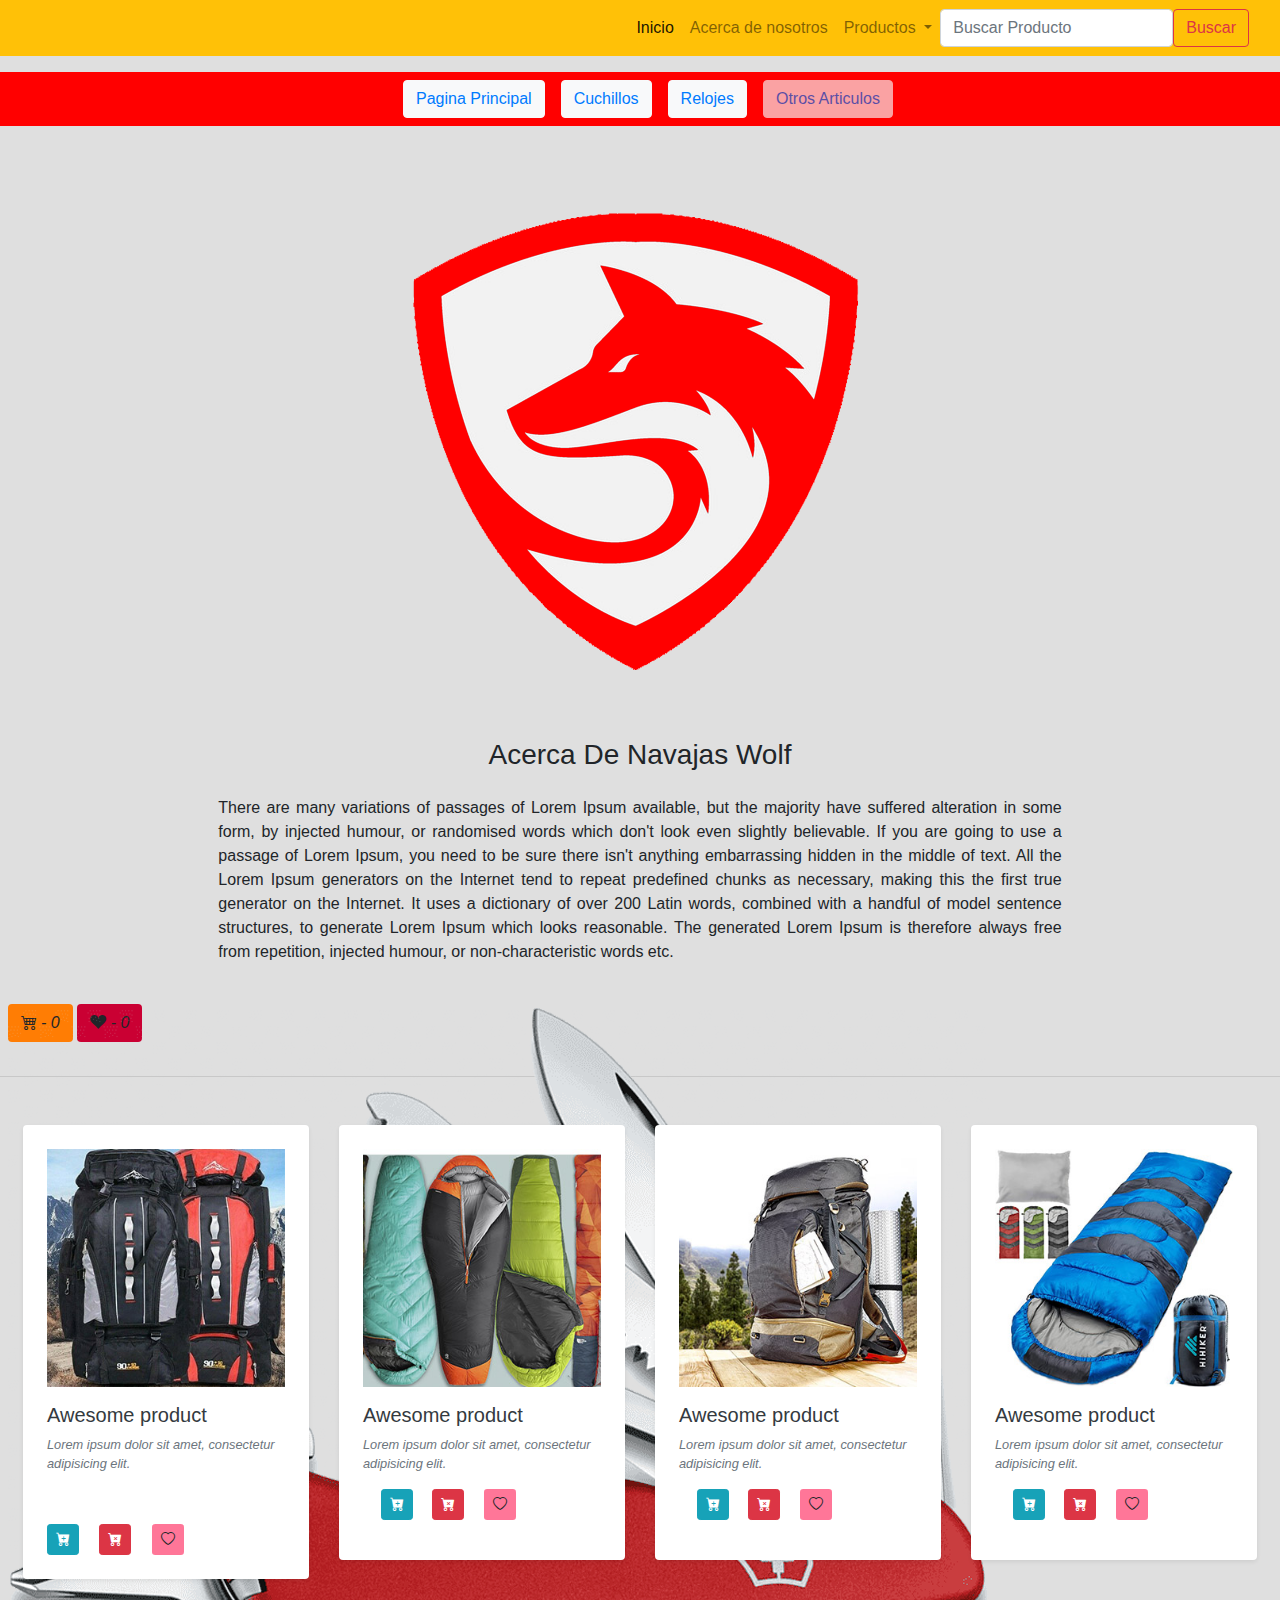
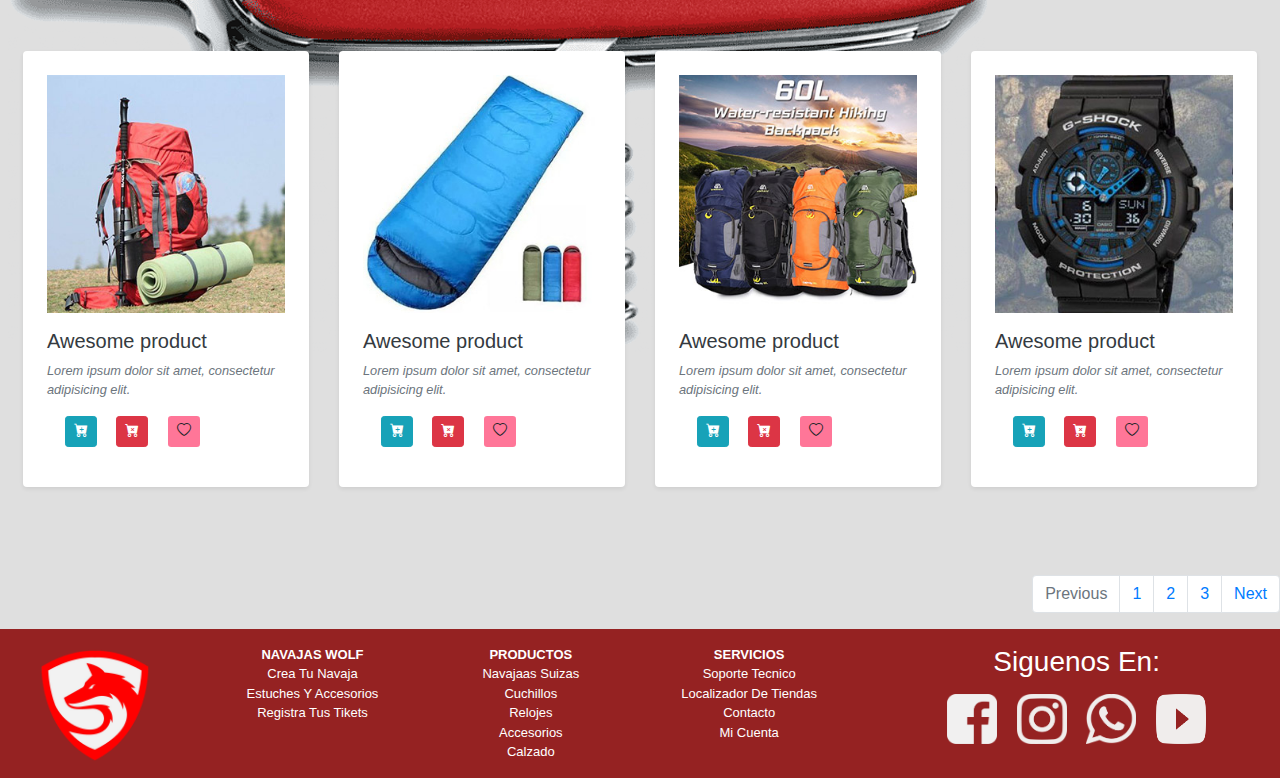
<file: accesorios.html>
<!doctype html>
<html lang="es">
  <head>
    
    <meta charset="utf-8">
    <meta name="viewport" content="width=device-width, initial-scale=1, shrink-to-fit=no">
    <link rel="stylesheet" href="css/bootstrap.min.css">
    <link rel="stylesheet" href="css/style-nava.css">
    <link rel="stylesheet" href="https://cdn.jsdelivr.net/npm/bootstrap-icons@1.3.0/font/bootstrap-icons.css">

    <title>Aceesorios de Exploración</title>
  </head>
  <body>

    <!--NAVBAR-->
    <nav class="navbar navbar-expand-lg navbar-light bg-warning">
      <div class="container-fluid">
        <button class="navbar-toggler" type="button" data-bs-toggle="collapse" data-bs-target="#navbarSupportedContent" aria-controls="navbarSupportedContent" aria-expanded="false" aria-label="Toggle navigation">
          <span class="navbar-toggler-icon"></span>
        </button>
        <div class="collapse navbar-collapse" id="navbarSupportedContent">
          <ul class="navbar-nav ml-auto mb-2 mb-lg-0">
            <li class="nav-item">
              <a class="nav-link active" aria-current="page" href="#">Inicio</a>
            </li>
            <li class="nav-item">
              <a class="nav-link" href="#">Acerca de nosotros</a>
            </li>
            <li class="nav-item dropdown">
              <a class="nav-link dropdown-toggle" href="#" id="navbarDropdown" role="button" data-bs-toggle="dropdown" aria-expanded="false">
                Productos
              </a>
              <ul class="dropdown-menu" aria-labelledby="navbarDropdown">
                <li><a class="dropdown-item" href="#">Nuevo</a></li>
                <li><a class="dropdown-item" href="#">Lo más buscado</a></li>
                <li><hr class="dropdown-divider"></li>
                <li><a class="dropdown-item" href="#">Otros Artículos</a></li>
              </ul>
            </li>
          </ul>
              <form class="d-flex">
                  <input class="form-control me-2" type="searc" placeholder="Buscar Producto" aria-label="Search">
                  <button class="btn btn-outline-danger" type="submit">Buscar</button>
                </form>
        </div>
      </div>
    </nav>

    <div class="row justify-content-center mt-3" style="background-color: rgb(255, 0, 0);">

     
        <button type="button" class="btn btn-light d-inline-block mt-2 mb-2 ml-3" style=" color: rgb(104, 104, 104);"><a href="nava.html" target="_blank">Pagina Principal</a></button>
        <button type="button" class="btn btn-light d-inline-block mt-2 mb-2 ml-3" style=" color: rgb(104, 104, 104);"><a href="...">Cuchillos</a></button>
        <button type="button" class="btn btn-light d-inline-block mt-2 mb-2 ml-3" style=" color: rgb(104, 104, 104);"><a href="...">Relojes</a></button>
        <button type="button" class="btn btn-light d-inline-block mt-2 mb-2 ml-3 disabled" style=" color:rgb(104, 104, 104);"><a href="...">Otros Articulos</a></button>
      </div>
    
    </div>

    <!--INFORMACIÓN-->
    <div class="row justify-content-center" style="margin-top: 5%;">
      
      <div class="col-md-6 col-10 col-lg-2">
        <img src="rec/emblema.png" class="rounded mx-auto d-block" style="height: 500px; width: 500px;" alt="">
      </div>
      <div class="col-md-3"></div>
    </div>
    
    <div class="row justify-content-center">

      <div class="col-8 mt-5">
        <h3 class="text-center text-capitalize mb-lg-0 mb-3">Acerca de Navajas Wolf</h3>
        <p class="text-justify lh-sm mt-4">There are many variations of passages of Lorem Ipsum available, but the majority have suffered alteration in some form, by injected humour, or randomised words which don't look even slightly believable. If you are going to use a passage of Lorem Ipsum, you need to be sure there isn't anything embarrassing hidden in the middle of text. All the Lorem Ipsum generators on the Internet tend to repeat predefined chunks as necessary, making this the first true generator on the Internet. It uses a dictionary of over 200 Latin words, combined with a handful of model sentence structures, to generate Lorem Ipsum which looks reasonable. The generated Lorem Ipsum is therefore always free from repetition, injected humour, or non-characteristic words etc.
        </p>
      </div>

      </div>

    </div>

    <div id="cuadro" style="height:100px;width:100px;position:absolute;"> <!--imagen animada-->
      <img src="rec/navaja-1-e.png" alt="">
    </div>

    <!--BOTONES LISTA DE DESEOS Y CARRITO-->
    
    <div class="bloque-boton">
      <button type="button" class="btn boton-car btn-md mt-4" alt="Bolsa" id="display"><i class="bi bi-cart4"> - 0</i></button>
      <button type="button" class="btn boton-lista btn-md mt-4" alt="Lista de Deseos" id="corazon"><i class="bi bi-suit-heart-fill"> - 0</i></button>
    </div>
  

    <hr>

    <!--FILA 1 DE PRODUCTOS-->
  <div class="row pb-5 ml-2 mr-2 mb-4 mt-5 justify-content-center">
      <div class="col-xlg-2 col-lg-3 col-md-6 col-10 mb-4 mb-lg-0">
          <!-- Card-->
          <div class="card rounded shadow-sm border-0">
              <div class="card-body p-4"><img src="rec/g-subpag/bag (1).jpg" alt="" class="img-fluid d-block mx-auto mb-3">
                  <h5> <a href="#" class="text-dark">Awesome product</a></h5>
                  <p class="small text-muted font-italic">Lorem ipsum dolor sit amet, consectetur adipisicing elit.</p>
                  <ul class="list-inline small">
                      <li class="list-inline-item m-0"><i class="fa fa-star text-success"></i></li>
                      <li class="list-inline-item m-0"><i class="fa fa-star text-success"></i></li>
                      <li class="list-inline-item m-0"><i class="fa fa-star text-success"></i></li>
                      <li class="list-inline-item m-0"><i class="fa fa-star text-success"></i></li>
                      <li class="list-inline-item m-0"><i class="fa fa-star-o text-success"></i></li>
                  </ul>
                      <button type="button" class="btn btn-info btn-sm" data-bs-toggle="modal" data-bs-target="#m-agregar" id="incrementa"> <i class="bi bi-cart-plus-fill"></i></button>
                      <button type="button" class="btn btn-danger btn-sm mr-3 ml-3" data-bs-toggle="modal" data-bs-target="#m-quitar" id="disminuye"> <i class="bi bi-cart-x-fill"></i></button>
                      <button type="button" class="btn btn-sm" style="background-color: rgb(255, 118, 152);" id="a-corazon"> <i class="bi bi-heart"></i></button>
              </div>
          </div>
      </div>
      
      <div class="col-xlg-2 col-lg-3 col-md-6 col-10 mb-4 mb-lg-0">
          <!-- Card-->
          <div class="card rounded shadow-sm border-0">
              <div class="card-body p-4"><img src="rec/g-subpag/sleep (1).jpg" alt="" class="img-fluid d-block mx-auto mb-3">
                  <h5> <a href="#" class="text-dark">Awesome product</a></h5>
                  <p class="small text-muted font-italic">Lorem ipsum dolor sit amet, consectetur adipisicing elit.</p>
                  <ul class="list-inline small">
                      <li class="list-inline-item m-0"><i class="fa fa-star text-success"></i></li>
                      <li class="list-inline-item m-0"><i class="fa fa-star text-success"></i></li>
                      <li class="list-inline-item m-0"><i class="fa fa-star text-success"></i></li>
                      <li class="list-inline-item m-0"><i class="fa fa-star-o text-success"></i></li>
                      <li class="list-inline-item m-0"><i class="fa fa-star-o text-success"></i></li>
                      <button type="button" class="btn btn-info btn-sm" data-bs-toggle="modal" data-bs-target="#m-agregar" id="incrementa"> <i class="bi bi-cart-plus-fill"></i></button>
                      <button type="button" class="btn btn-danger btn-sm mr-3 ml-3" data-bs-toggle="modal" data-bs-target="#m-quitar" id="disminuye"> <i class="bi bi-cart-x-fill"></i></button>
                      <button type="button" class="btn btn-sm" style="background-color: rgb(255, 118, 152);" id="a-corazon"> <i class="bi bi-heart"></i></button>
                  </ul>
              </div>
          </div>
      </div>
      
      <div class="col-xlg-2 col-lg-3 col-md-6 col-10 mb-4 mb-lg-0">
          <!-- Card-->
          <div class="card rounded shadow-sm border-0">
              <div class="card-body p-4"><img src="rec/g-subpag/bag (2).jpg" alt="" class="img-fluid d-block mx-auto mb-3">
                  <h5> <a href="#" class="text-dark">Awesome product</a></h5>
                  <p class="small text-muted font-italic">Lorem ipsum dolor sit amet, consectetur adipisicing elit.</p>
                  <ul class="list-inline small">
                      <li class="list-inline-item m-0"><i class="fa fa-star text-success"></i></li>
                      <li class="list-inline-item m-0"><i class="fa fa-star text-success"></i></li>
                      <li class="list-inline-item m-0"><i class="fa fa-star text-success"></i></li>
                      <li class="list-inline-item m-0"><i class="fa fa-star text-success"></i></li>
                      <li class="list-inline-item m-0"><i class="fa fa-star text-success"></i></li>
                      <button type="button" class="btn btn-info btn-sm" data-bs-toggle="modal" data-bs-target="#m-agregar" id="incrementa"> <i class="bi bi-cart-plus-fill"></i></button>
                      <button type="button" class="btn btn-danger btn-sm mr-3 ml-3" data-bs-toggle="modal" data-bs-target="#m-quitar" id="disminuye"> <i class="bi bi-cart-x-fill"></i></button>
                      <button type="button" class="btn btn-sm" style="background-color: rgb(255, 118, 152);" id="a-corazon"> <i class="bi bi-heart"></i></button>
                  </ul>
              </div>
          </div>
      </div>
      
      <div class="col-xlg-2 col-lg-3 col-md-6 col-10 mb-4 mb-lg-0">
          <!-- Card-->
          <div class="card rounded shadow-sm border-0">
              <div class="card-body p-4"><img src="rec/g-subpag/sleep (2).jpg" alt="" class="img-fluid d-block mx-auto mb-3">
                  <h5> <a href="#" class="text-dark">Awesome product</a></h5>
                  <p class="small text-muted font-italic">Lorem ipsum dolor sit amet, consectetur adipisicing elit.</p>
                  <ul class="list-inline small">
                      <li class="list-inline-item m-0"><i class="fa fa-star text-success"></i></li>
                      <li class="list-inline-item m-0"><i class="fa fa-star text-success"></i></li>
                      <li class="list-inline-item m-0"><i class="fa fa-star text-success"></i></li>
                      <li class="list-inline-item m-0"><i class="fa fa-star text-success"></i></li>
                      <li class="list-inline-item m-0"><i class="fa fa-star-o text-success"></i></li>
                      <button type="button" class="btn btn-info btn-sm" data-bs-toggle="modal" data-bs-target="#m-agregar" id="incrementa"> <i class="bi bi-cart-plus-fill"></i></button>
                      <button type="button" class="btn btn-danger btn-sm mr-3 ml-3" data-bs-toggle="modal" data-bs-target="#m-quitar" id="disminuye"> <i class="bi bi-cart-x-fill"></i></button>
                      <button type="button" class="btn btn-sm" style="background-color: rgb(255, 118, 152);" id="a-corazon"> <i class="bi bi-heart"></i></button>
                  </ul>
              </div>
          </div>
      </div>
  </div>


  <!-- Modal-AGREGAR -->
  <div class="modal fade" id="m-agregar" tabindex="-1" aria-labelledby="exampleModalLabel" aria-hidden="true">
  <div class="modal-dialog">
    <div class="modal-content">
      <div class="modal-header" style="background-color: rgb(151, 224, 253);">
        <h5 class="modal-title" id="exampleModalLabel">¡Has agregado un producto!</h5>
      </div>
      <div class="modal-body">
        Se ha agregado tu producto correctamente, si quieres eliminarlo, pulsa el boton de eliminar producto o da click en <i class="bi bi-cart-x-fill"></i> 
      </div>
      <div class="modal-footer" style="background-color: rgb(151, 224, 253);">
        <button type="button" class="btn btn-success" data-bs-dismiss="modal">Entendido</button>
      </div>
    </div>
  </div>
  </div>

  <!-- Modal-QUITAR -->
  <div class="modal fade" id="m-quitar" tabindex="-1" aria-labelledby="exampleModalLabel" aria-hidden="true">
    <div class="modal-dialog">
      <div class="modal-content">
        <div class="modal-header" style="background-color: rgb(255, 177, 60);">
          <h5 class="modal-title" id="exampleModalLabel">¡Has retirado un producto!</h5>
        </div>
        <div class="modal-body">
          Se ha eliminado tu producto correctamente, si quieres agregar algun otro, pulsa el boton de eliminar producto o da click en <i class="bi bi-cart-plus-fill"></i> 
        </div>
        <div class="modal-footer" style="background-color: rgb(255, 177, 60);">
          <button type="button" class="btn btn-success" data-bs-dismiss="modal">Entendido</button>
        </div>
      </div>
    </div>
  </div>



  <!--FILA 2 DE PRODUCTOS-->
  <div class="row pb-5 mb-4 ml-2 mr-2 justify-content-center">
    <div class="col-xlg-2 col-lg-3 col-md-6 col-10 mb-4 mb-lg-0">
        <!-- Card-->
        <div class="card rounded shadow-sm border-0">
            <div class="card-body p-4"><img src="rec/g-subpag/bag (3).jpg" alt="" class="img-fluid d-block mx-auto mb-3">
                <h5> <a href="#" class="text-dark">Awesome product</a></h5>
                <p class="small text-muted font-italic">Lorem ipsum dolor sit amet, consectetur adipisicing elit.</p>
                <ul class="list-inline small">
                    <li class="list-inline-item m-0"><i class="fa fa-star text-success"></i></li>
                    <li class="list-inline-item m-0"><i class="fa fa-star text-success"></i></li>
                    <li class="list-inline-item m-0"><i class="fa fa-star text-success"></i></li>
                    <li class="list-inline-item m-0"><i class="fa fa-star text-success"></i></li>
                    <li class="list-inline-item m-0"><i class="fa fa-star-o text-success"></i></li>
                    <button type="button" class="btn btn-info btn-sm" data-bs-toggle="modal" data-bs-target="#m-agregar" id="incrementa"> <i class="bi bi-cart-plus-fill"></i></button>
                    <button type="button" class="btn btn-danger btn-sm mr-3 ml-3" data-bs-toggle="modal" data-bs-target="#m-quitar" id="disminuye"> <i class="bi bi-cart-x-fill"></i></button>
                    <button type="button" class="btn btn-sm" style="background-color: rgb(255, 118, 152);" id="a-corazon"> <i class="bi bi-heart"></i></button>
            </div>
        </div>
    </div>
    
    <div class="col-xlg-2 col-lg-3 col-md-6 col-10 mb-4 mb-lg-0">
        <!-- Card-->
        <div class="card rounded shadow-sm border-0">
            <div class="card-body p-4"><img src="rec/g-subpag/sleep (4).jpg" alt="" class="img-fluid d-block mx-auto mb-3">
                <h5> <a href="#" class="text-dark">Awesome product</a></h5>
                <p class="small text-muted font-italic">Lorem ipsum dolor sit amet, consectetur adipisicing elit.</p>
                <ul class="list-inline small">
                    <li class="list-inline-item m-0"><i class="fa fa-star text-success"></i></li>
                    <li class="list-inline-item m-0"><i class="fa fa-star text-success"></i></li>
                    <li class="list-inline-item m-0"><i class="fa fa-star text-success"></i></li>
                    <li class="list-inline-item m-0"><i class="fa fa-star-o text-success"></i></li>
                    <li class="list-inline-item m-0"><i class="fa fa-star-o text-success"></i></li>
                    <button type="button" class="btn btn-info btn-sm" data-bs-toggle="modal" data-bs-target="#m-agregar" id="incrementa"> <i class="bi bi-cart-plus-fill"></i></button>
                    <button type="button" class="btn btn-danger btn-sm mr-3 ml-3" data-bs-toggle="modal" data-bs-target="#m-quitar" id="disminuye"> <i class="bi bi-cart-x-fill"></i></button>
                    <button type="button" class="btn btn-sm" style="background-color: rgb(255, 118, 152);" id="a-corazon"> <i class="bi bi-heart"></i></button>
                </ul>
            </div>
        </div>
    </div>
    
    <div class="col-xlg-2 col-lg-3 col-md-6 col-10 mb-4 mb-lg-0">
        <!-- Card-->
        <div class="card rounded shadow-sm border-0">
            <div class="card-body p-4"><img src="rec/g-subpag/bag (4).jpg" alt="" class="img-fluid d-block mx-auto mb-3">
                <h5> <a href="#" class="text-dark">Awesome product</a></h5>
                <p class="small text-muted font-italic">Lorem ipsum dolor sit amet, consectetur adipisicing elit.</p>
                <ul class="list-inline small">
                    <li class="list-inline-item m-0"><i class="fa fa-star text-success"></i></li>
                    <li class="list-inline-item m-0"><i class="fa fa-star text-success"></i></li>
                    <li class="list-inline-item m-0"><i class="fa fa-star text-success"></i></li>
                    <li class="list-inline-item m-0"><i class="fa fa-star text-success"></i></li>
                    <li class="list-inline-item m-0"><i class="fa fa-star text-success"></i></li>
                    <button type="button" class="btn btn-info btn-sm" data-bs-toggle="modal" data-bs-target="#m-agregar" id="incrementa"> <i class="bi bi-cart-plus-fill"></i></button>
                    <button type="button" class="btn btn-danger btn-sm mr-3 ml-3" data-bs-toggle="modal" data-bs-target="#m-quitar" id="disminuye"> <i class="bi bi-cart-x-fill"></i></button>
                    <button type="button" class="btn btn-sm" style="background-color: rgb(255, 118, 152);" id="a-corazon"> <i class="bi bi-heart"></i></button>
                </ul>
            </div>
        </div>
    </div>
    
    <div class="col-xlg-2 col-lg-3 col-md-6 col-10 mb-4 mb-lg-3">
      
        <!-- Card-->
        <div class="card rounded shadow-sm border-0">
            <div class="card-body p-4"><img src="rec/g-subpag/toke (4).jpg" alt="" class="img-fluid d-block mx-auto mb-3">
                <h5> <a href="#" class="text-dark">Awesome product</a></h5>
                <p class="small text-muted font-italic">Lorem ipsum dolor sit amet, consectetur adipisicing elit.</p>
                <ul class="list-inline small">
                    <li class="list-inline-item m-0"><i class="fa fa-star text-success"></i></li>
                    <li class="list-inline-item m-0"><i class="fa fa-star text-success"></i></li>
                    <li class="list-inline-item m-0"><i class="fa fa-star text-success"></i></li>
                    <li class="list-inline-item m-0"><i class="fa fa-star text-success"></i></li>
                    <li class="list-inline-item m-0"><i class="fa fa-star-o text-success"></i></li>
                    <button type="button" class="btn btn-info btn-sm" data-bs-toggle="modal" data-bs-target="#m-agregar" id="incrementa"> <i class="bi bi-cart-plus-fill"></i></button>
                    <button type="button" class="btn btn-danger btn-sm mr-3 ml-3" data-bs-toggle="modal" data-bs-target="#m-quitar" id="disminuye"> <i class="bi bi-cart-x-fill"></i></button>
                    <button type="button" class="btn btn-sm" style="background-color: rgb(255, 118, 152);" id="a-corazon"> <i class="bi bi-heart"></i></button>
                </ul>
            </div>
        </div>
    </div>
  </div>

<!--PAGINAS-->
<nav aria-label="Page navigation example">
  <ul class="pagination justify-content-end mt-3 mb-3">
    <li class="page-item disabled">
      <a class="page-link" href="#" tabindex="-1" aria-disabled="true">Previous</a>
    </li>
    <li class="page-item"><a class="page-link" href="#">1</a></li>
    <li class="page-item"><a class="page-link" href="#">2</a></li>
    <li class="page-item"><a class="page-link" href="#">3</a></li>
    <li class="page-item">
      <a class="page-link" href="#">Next</a>
    </li>
  </ul>
</nav>


    <!-- Option 1: jQuery and Bootstrap Bundle (includes Popper) -->
    <!--<script src="https://code.jquery.com/jquery-3.5.0.js"></script>
    <script src="https://code.jquery.com/jquery-3.5.1.slim.min.js" integrity="sha384-DfXdz2htPH0lsSSs5nCTpuj/zy4C+OGpamoFVy38MVBnE+IbbVYUew+OrCXaRkfj" crossorigin="anonymous"></script>
    <script src="js/bootstrap.bundle.min.js" integrity="sha384-ho+j7jyWK8fNQe+A12Hb8AhRq26LrZ/JpcUGGOn+Y7RsweNrtN/tE3MoK7ZeZDyx" crossorigin="anonymous"></script>
    -->
    <script src="https://cdn.jsdelivr.net/npm/bootstrap@5.0.0-beta1/dist/js/bootstrap.bundle.min.js"  ></script>
    <script src="https://ajax.googleapis.com/ajax/libs/jquery/3.5.1/jquery.min.js"></script>
 

<script> 
  


  $(document).scroll(function(){  /*Esta funcion hace que se desplace a la derecha*/
  
      if($(this).scrollTop() > 800){
        $("#cuadro").css({left: '900px', transition: 'all 1s ease-out'});
      }else{
        $("#cuadro").css({left: '0px', transition: 'all 1s ease-out'});
      }


     /* if($(this).scrollTop() >1000){
        $("#cuadro").animate({right: '400px'});
      }*/
      console.log($(this).scrollTop());
  });


  
       /*Esta funcion hace que se desplace a la izquierda*/
 /*  $(window).scroll(function(){  
  
      if($(this).scrollTop() =5500){
        $("#cuadro-2").animate({left: '300px'});
      }

  }); */

 /*funcion PARA EL CONTADOR*/  

var i = 0;
 $('#incrementa').click(function(){ 
       
    if (i < 20 ) { /*Cambiar el >= 0 por < 10 si quieres limitar el incremento*/
            i++;
        } else if (i = i) {
            i = 0;
        }
        document.getElementById("display").innerHTML = i;
 })

 $('#disminuye').click(function(){ 
 
  if (i > 0) {--i;} 
        document.getElementById("display").innerHTML = i;
 })

 /*funcion PARA LISTA DE DESEOS*/  
 var e = 0;
 $('#a-corazon').click(function(){        
    e++;
    document.getElementById("corazon").innerHTML = e < 20 ? e : 0;
 })

  </script>
    
  </body>

  <footer class="foot">
    <div class="row">

      <div class="col-lg-2 col-12 mt-3">
        <img src="rec/emblema.png" style="height: 120px; width: 120px;" alt="">
      </div>

      <ul class="col-lg-2 col-4 list-unstyled mt-3">
        <li class="font-weight-bold text-uppercase">navajas wolf</li>
        <li><a href="#" class="text-reset text-capitalize">Crea tu navaja</a></li>
        <li><a href="#" class="text-reset text-capitalize">Estuches y accesorios</a></li>
        <li><a href="#" class="text-reset text-capitalize">Registra tus tikets</a></li>
      </ul>

      <ul class="col-lg-2 col-4 list-unstyled mt-3">
        <li class="font-weight-bold text-uppercase">productos</li>
        <li><a href="#" class="text-reset text-capitalize">navajaas suizas</a></li>
        <li><a href="#" class="text-reset text-capitalize">cuchillos</a></li>
        <li><a href="#" class="text-reset text-capitalize">relojes</a></li>
        <li><a href="#" class="text-reset text-capitalize">accesorios</a></li>
        <li><a href="#" class="text-reset text-capitalize">calzado</a></li>
      </ul>

      <ul class="col-lg-2 col-4 list-unstyled mt-3">
        <li class="font-weight-bold text-uppercase">servicios</li>
        <li><a href="#" class="text-reset text-capitalize">soporte tecnico</a></li>
        <li><a href="#" class="text-reset text-capitalize">localizador de tiendas</a></li>
        <li><a href="#" class="text-reset text-capitalize">contacto</a></li>
        <li><a href="#" class="text-reset text-capitalize">mi cuenta</a></li>
      </ul>



      <div class="col-lg-4 col-12 mt-3 mb-lg-0 mb-5">
        <h3 class="text-capitalize mb-lg-3 mb-5">siguenos en:</h3>
        <a href="https://www.facebook.com/" target="_blank"><img src="rec/logo-face.png" class="ml-2 mr-2" style="height: 50px; width: 50px;" alt=""></a>
        <a href="https://www.instagram.com/" target="_blank"><img src="rec/logo-insta.png" class="ml-2 mr-2" style="height: 50px; width: 50px;" alt=""></a>
        <a href="https://www.whatsapp.com/" target="_blank"><img src="rec/logo-wats.png" class="ml-2 mr-2" style="height: 50px; width: 50px;" alt=""></a>
        <a href="https://www.youtube.com/" target="_blank"><img src="rec/logo-yout.png" class="ml-2 mr-2" style="height: 50px; width: 50px;" alt=""></a>
        
      </div>

    </div>

</html>
</file>
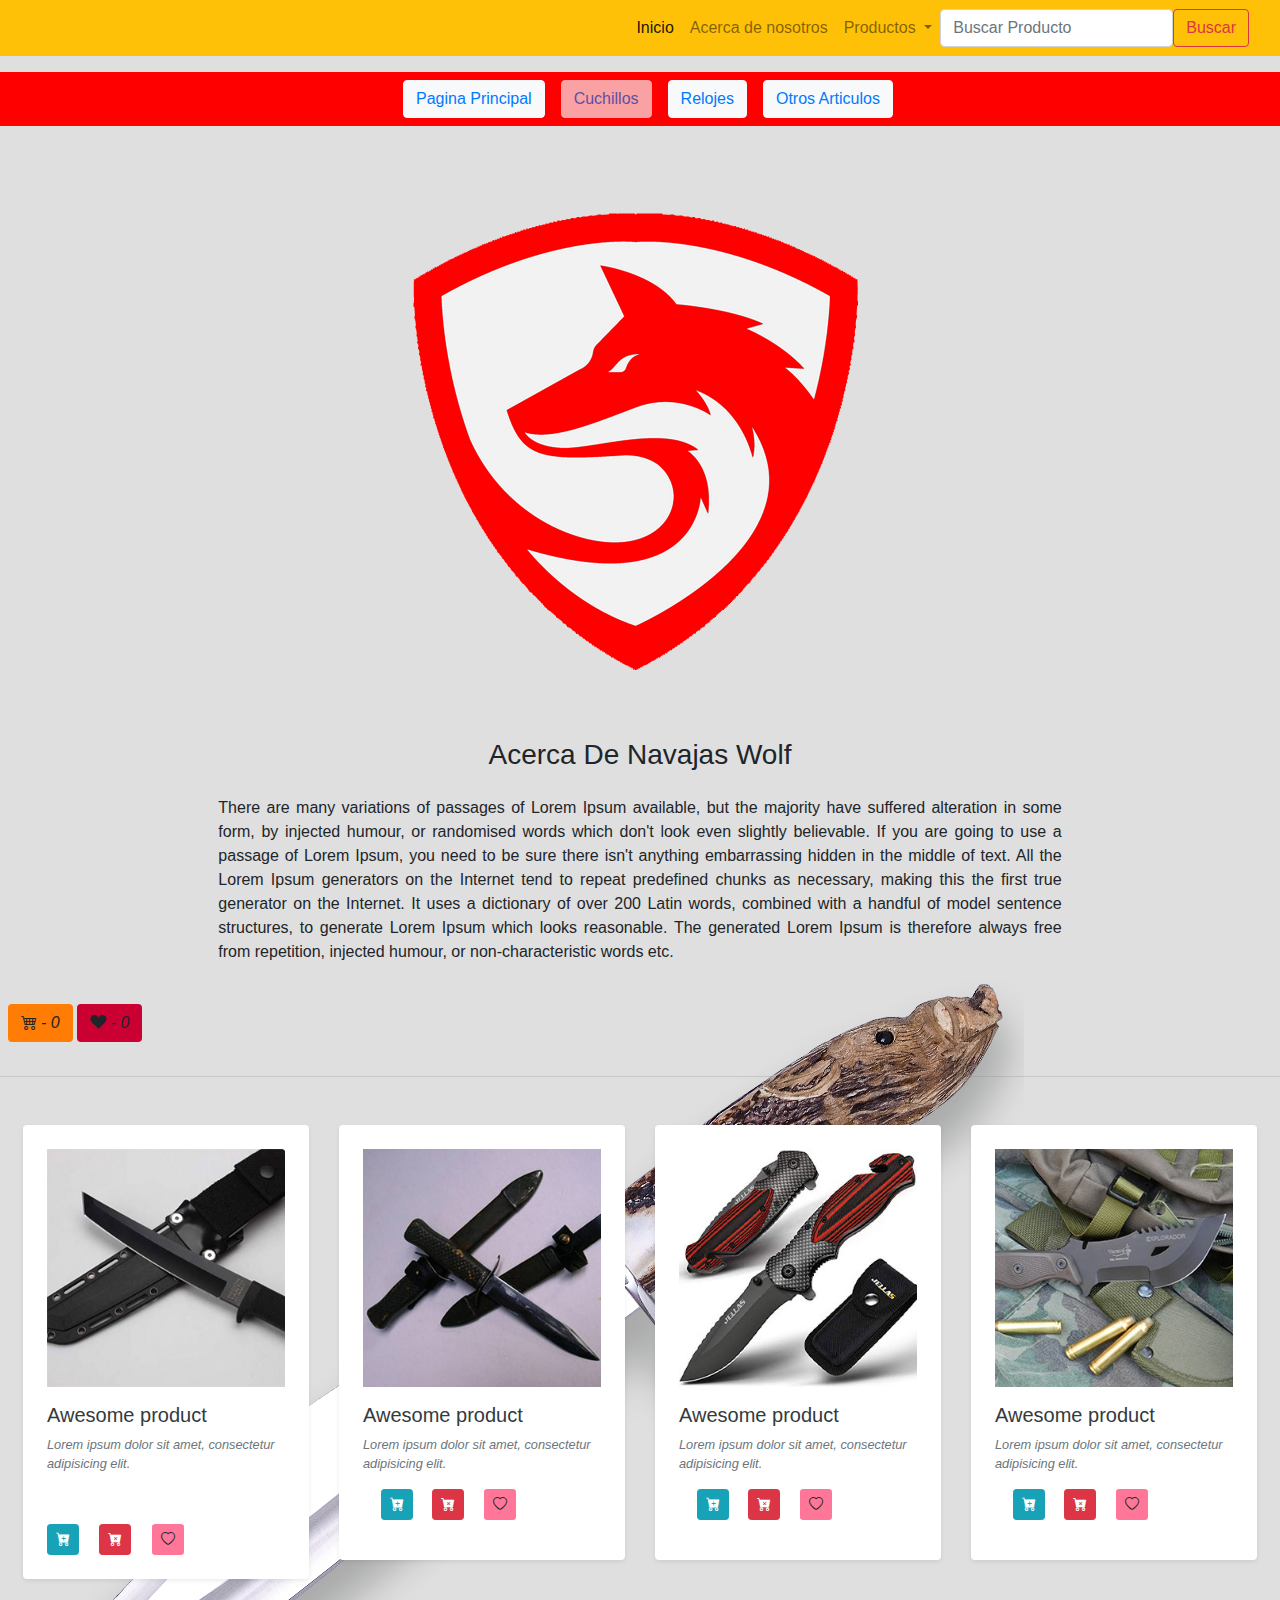
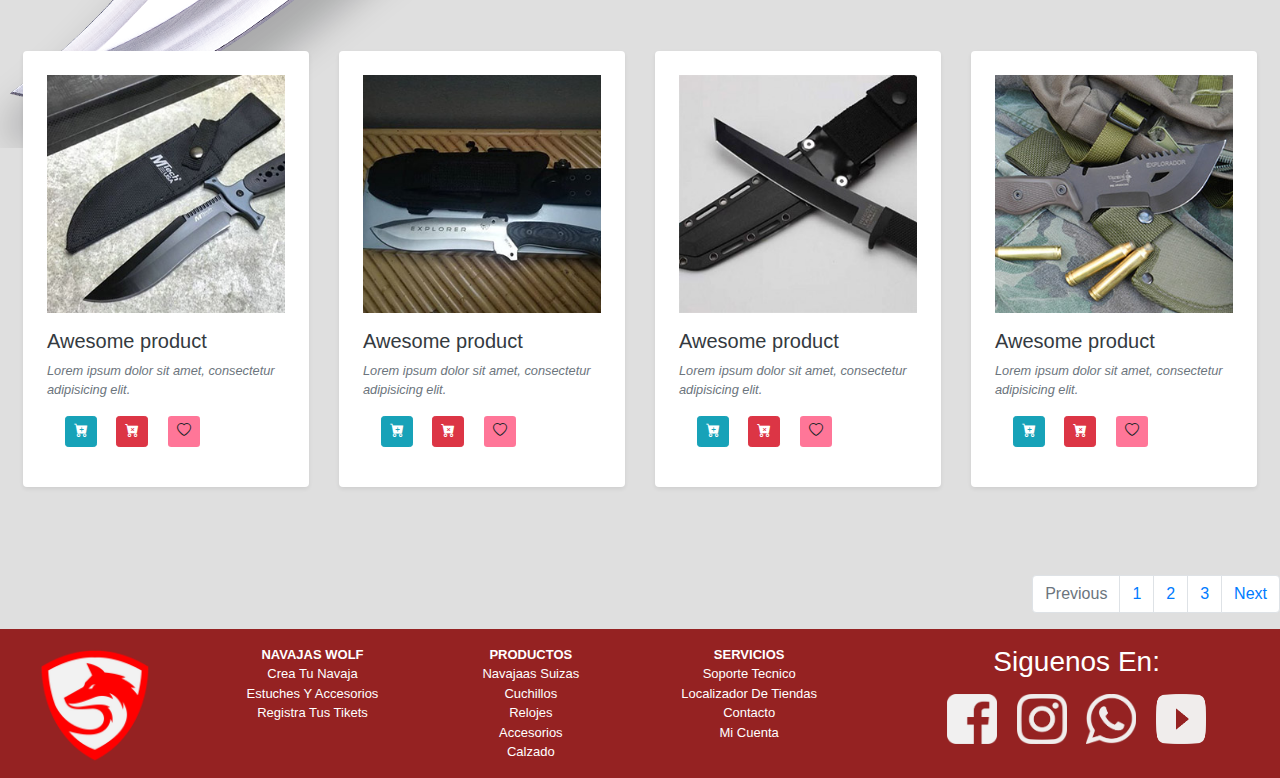
<file: knife.html>
<!doctype html>
<html lang="es">
  <head>
    
    <meta charset="utf-8">
    <meta name="viewport" content="width=device-width, initial-scale=1, shrink-to-fit=no">
    <link rel="stylesheet" href="css/bootstrap.min.css">
    <link rel="stylesheet" href="css/style-nava.css">
    <link rel="stylesheet" href="https://cdn.jsdelivr.net/npm/bootstrap-icons@1.3.0/font/bootstrap-icons.css">

    <title>Cuchillos de Explorador</title>
  </head>
  <body>

    <!--NAVBAR-->
    <nav class="navbar navbar-expand-lg navbar-light bg-warning">
      <div class="container-fluid">
        <button class="navbar-toggler" type="button" data-bs-toggle="collapse" data-bs-target="#navbarSupportedContent" aria-controls="navbarSupportedContent" aria-expanded="false" aria-label="Toggle navigation">
          <span class="navbar-toggler-icon"></span>
        </button>
        <div class="collapse navbar-collapse" id="navbarSupportedContent">
          <ul class="navbar-nav ml-auto mb-2 mb-lg-0">
            <li class="nav-item">
              <a class="nav-link active" aria-current="page" href="#">Inicio</a>
            </li>
            <li class="nav-item">
              <a class="nav-link" href="#">Acerca de nosotros</a>
            </li>
            <li class="nav-item dropdown">
              <a class="nav-link dropdown-toggle" href="#" id="navbarDropdown" role="button" data-bs-toggle="dropdown" aria-expanded="false">
                Productos
              </a>
              <ul class="dropdown-menu" aria-labelledby="navbarDropdown">
                <li><a class="dropdown-item" href="#">Nuevo</a></li>
                <li><a class="dropdown-item" href="#">Lo más buscado</a></li>
                <li><hr class="dropdown-divider"></li>
                <li><a class="dropdown-item" href="#">Otros Artículos</a></li>
              </ul>
            </li>
          </ul>
              <form class="d-flex">
                  <input class="form-control me-2" type="searc" placeholder="Buscar Producto" aria-label="Search">
                  <button class="btn btn-outline-danger" type="submit">Buscar</button>
                </form>
        </div>
      </div>
    </nav>

    <div class="row justify-content-center mt-3" style="background-color: rgb(255, 0, 0);">

     
        <button type="button" class="btn btn-light d-inline-block mt-2 mb-2 ml-3" style=" color: rgb(104, 104, 104);"><a href="index.html" target="_blank">Pagina Principal</a></button>
        <button type="button" class="btn btn-light d-inline-block mt-2 mb-2 ml-3 disabled" style=" color: rgb(104, 104, 104);"><a href="...">Cuchillos</a></button>
        <button type="button" class="btn btn-light d-inline-block mt-2 mb-2 ml-3" style=" color: rgb(104, 104, 104);"><a href="...">Relojes</a></button>
        <button type="button" class="btn btn-light d-inline-block mt-2 mb-2 ml-3" style=" color:rgb(104, 104, 104);"><a href="...">Otros Articulos</a></button>
      </div>
    
    </div>

    <!--INFORMACIÓN-->
    <div class="row justify-content-center" style="margin-top: 5%;">
      
      <div class="col-md-6 col-10 col-lg-2">
        <img src="rec/emblema.png" class="rounded mx-auto d-block" style="height: 500px; width: 500px;" alt="">
      </div>
      <div class="col-md-3"></div>
    </div>
    
    <div class="row justify-content-center">

      <div class="col-8 mt-5">
        <h3 class="text-center text-capitalize mb-lg-0 mb-3">Acerca de Navajas Wolf</h3>
        <p class="text-justify lh-sm mt-4">There are many variations of passages of Lorem Ipsum available, but the majority have suffered alteration in some form, by injected humour, or randomised words which don't look even slightly believable. If you are going to use a passage of Lorem Ipsum, you need to be sure there isn't anything embarrassing hidden in the middle of text. All the Lorem Ipsum generators on the Internet tend to repeat predefined chunks as necessary, making this the first true generator on the Internet. It uses a dictionary of over 200 Latin words, combined with a handful of model sentence structures, to generate Lorem Ipsum which looks reasonable. The generated Lorem Ipsum is therefore always free from repetition, injected humour, or non-characteristic words etc.
        </p>
      </div>

      </div>

    </div>

    <div id="cuadro" style="height:100%;width:100%;position:absolute;"> <!--imagen animada-->
      <img src="rec/knife-anim-2.png"alt="">
    </div>

    <!--BOTONES LISTA DE DESEOS Y CARRITO-->
    
    <div class="bloque-boton">
      <button type="button" class="btn boton-car btn-md mt-4" alt="Bolsa" id="display"><i class="bi bi-cart4"> - 0</i></button>
      <button type="button" class="btn boton-lista btn-md mt-4" alt="Lista de Deseos" id="corazon"><i class="bi bi-suit-heart-fill"> - 0</i></button>
    </div>
  

    <hr>

    <!--FILA 1 DE PRODUCTOS-->
  <div class="row pb-5 ml-2 mr-2 mb-4 mt-5 justify-content-center">
      <div class="col-xlg-2 col-lg-3 col-md-6 col-10 mb-4 mb-lg-0">
          <!-- Card-->
          <div class="card rounded shadow-sm border-0">
              <div class="card-body p-4"><img src="rec/g-subpag/knif (1).jpg" alt="" class="img-fluid d-block mx-auto mb-3">
                  <h5> <a href="#" class="text-dark">Awesome product</a></h5>
                  <p class="small text-muted font-italic">Lorem ipsum dolor sit amet, consectetur adipisicing elit.</p>
                  <ul class="list-inline small">
                      <li class="list-inline-item m-0"><i class="fa fa-star text-success"></i></li>
                      <li class="list-inline-item m-0"><i class="fa fa-star text-success"></i></li>
                      <li class="list-inline-item m-0"><i class="fa fa-star text-success"></i></li>
                      <li class="list-inline-item m-0"><i class="fa fa-star text-success"></i></li>
                      <li class="list-inline-item m-0"><i class="fa fa-star-o text-success"></i></li>
                  </ul>
                      <button type="button" class="btn btn-info btn-sm" data-bs-toggle="modal" data-bs-target="#m-agregar" id="incrementa"> <i class="bi bi-cart-plus-fill"></i></button>
                      <button type="button" class="btn btn-danger btn-sm mr-3 ml-3" data-bs-toggle="modal" data-bs-target="#m-quitar" id="disminuye"> <i class="bi bi-cart-x-fill"></i></button>
                      <button type="button" class="btn btn-sm" style="background-color: rgb(255, 118, 152);" id="a-corazon"> <i class="bi bi-heart"></i></button>
              </div>
          </div>
      </div>
      
      <div class="col-xlg-2 col-lg-3 col-md-6 col-10 mb-4 mb-lg-0">
          <!-- Card-->
          <div class="card rounded shadow-sm border-0">
              <div class="card-body p-4"><img src="rec/g-subpag/knif (2).jpg" alt="" class="img-fluid d-block mx-auto mb-3">
                  <h5> <a href="#" class="text-dark">Awesome product</a></h5>
                  <p class="small text-muted font-italic">Lorem ipsum dolor sit amet, consectetur adipisicing elit.</p>
                  <ul class="list-inline small">
                      <li class="list-inline-item m-0"><i class="fa fa-star text-success"></i></li>
                      <li class="list-inline-item m-0"><i class="fa fa-star text-success"></i></li>
                      <li class="list-inline-item m-0"><i class="fa fa-star text-success"></i></li>
                      <li class="list-inline-item m-0"><i class="fa fa-star-o text-success"></i></li>
                      <li class="list-inline-item m-0"><i class="fa fa-star-o text-success"></i></li>
                      <button type="button" class="btn btn-info btn-sm" data-bs-toggle="modal" data-bs-target="#m-agregar" id="incrementa"> <i class="bi bi-cart-plus-fill"></i></button>
                      <button type="button" class="btn btn-danger btn-sm mr-3 ml-3" data-bs-toggle="modal" data-bs-target="#m-quitar" id="disminuye"> <i class="bi bi-cart-x-fill"></i></button>
                      <button type="button" class="btn btn-sm" style="background-color: rgb(255, 118, 152);" id="a-corazon"> <i class="bi bi-heart"></i></button>
                  </ul>
              </div>
          </div>
      </div>
      
      <div class="col-xlg-2 col-lg-3 col-md-6 col-10 mb-4 mb-lg-0">
          <!-- Card-->
          <div class="card rounded shadow-sm border-0">
              <div class="card-body p-4"><img src="rec/g-subpag/knif (3).jpg" alt="" class="img-fluid d-block mx-auto mb-3">
                  <h5> <a href="#" class="text-dark">Awesome product</a></h5>
                  <p class="small text-muted font-italic">Lorem ipsum dolor sit amet, consectetur adipisicing elit.</p>
                  <ul class="list-inline small">
                      <li class="list-inline-item m-0"><i class="fa fa-star text-success"></i></li>
                      <li class="list-inline-item m-0"><i class="fa fa-star text-success"></i></li>
                      <li class="list-inline-item m-0"><i class="fa fa-star text-success"></i></li>
                      <li class="list-inline-item m-0"><i class="fa fa-star text-success"></i></li>
                      <li class="list-inline-item m-0"><i class="fa fa-star text-success"></i></li>
                      <button type="button" class="btn btn-info btn-sm" data-bs-toggle="modal" data-bs-target="#m-agregar" id="incrementa"> <i class="bi bi-cart-plus-fill"></i></button>
                      <button type="button" class="btn btn-danger btn-sm mr-3 ml-3" data-bs-toggle="modal" data-bs-target="#m-quitar" id="disminuye"> <i class="bi bi-cart-x-fill"></i></button>
                      <button type="button" class="btn btn-sm" style="background-color: rgb(255, 118, 152);" id="a-corazon"> <i class="bi bi-heart"></i></button>
                  </ul>
              </div>
          </div>
      </div>
      
      <div class="col-xlg-2 col-lg-3 col-md-6 col-10 mb-4 mb-lg-0">
          <!-- Card-->
          <div class="card rounded shadow-sm border-0">
              <div class="card-body p-4"><img src="rec/g-subpag/knif (4).jpg" alt="" class="img-fluid d-block mx-auto mb-3">
                  <h5> <a href="#" class="text-dark">Awesome product</a></h5>
                  <p class="small text-muted font-italic">Lorem ipsum dolor sit amet, consectetur adipisicing elit.</p>
                  <ul class="list-inline small">
                      <li class="list-inline-item m-0"><i class="fa fa-star text-success"></i></li>
                      <li class="list-inline-item m-0"><i class="fa fa-star text-success"></i></li>
                      <li class="list-inline-item m-0"><i class="fa fa-star text-success"></i></li>
                      <li class="list-inline-item m-0"><i class="fa fa-star text-success"></i></li>
                      <li class="list-inline-item m-0"><i class="fa fa-star-o text-success"></i></li>
                      <button type="button" class="btn btn-info btn-sm" data-bs-toggle="modal" data-bs-target="#m-agregar" id="incrementa"> <i class="bi bi-cart-plus-fill"></i></button>
                      <button type="button" class="btn btn-danger btn-sm mr-3 ml-3" data-bs-toggle="modal" data-bs-target="#m-quitar" id="disminuye"> <i class="bi bi-cart-x-fill"></i></button>
                      <button type="button" class="btn btn-sm" style="background-color: rgb(255, 118, 152);" id="a-corazon"> <i class="bi bi-heart"></i></button>
                  </ul>
              </div>
          </div>
      </div>
  </div>


  <!-- Modal-AGREGAR -->
  <div class="modal fade" id="m-agregar" tabindex="-1" aria-labelledby="exampleModalLabel" aria-hidden="true">
  <div class="modal-dialog">
    <div class="modal-content">
      <div class="modal-header" style="background-color: rgb(151, 224, 253);">
        <h5 class="modal-title" id="exampleModalLabel">¡Has agregado un producto!</h5>
      </div>
      <div class="modal-body">
        Se ha agregado tu producto correctamente, si quieres eliminarlo, pulsa el boton de eliminar producto o da click en <i class="bi bi-cart-x-fill"></i> 
      </div>
      <div class="modal-footer" style="background-color: rgb(151, 224, 253);">
        <button type="button" class="btn btn-success" data-bs-dismiss="modal">Entendido</button>
      </div>
    </div>
  </div>
  </div>

  <!-- Modal-QUITAR -->
  <div class="modal fade" id="m-quitar" tabindex="-1" aria-labelledby="exampleModalLabel" aria-hidden="true">
    <div class="modal-dialog">
      <div class="modal-content">
        <div class="modal-header" style="background-color: rgb(255, 177, 60);">
          <h5 class="modal-title" id="exampleModalLabel">¡Has retirado un producto!</h5>
        </div>
        <div class="modal-body">
          Se ha eliminado tu producto correctamente, si quieres agregar algun otro, pulsa el boton de eliminar producto o da click en <i class="bi bi-cart-plus-fill"></i> 
        </div>
        <div class="modal-footer" style="background-color: rgb(255, 177, 60);">
          <button type="button" class="btn btn-success" data-bs-dismiss="modal">Entendido</button>
        </div>
      </div>
    </div>
  </div>



  <!--FILA 2 DE PRODUCTOS-->
  <div class="row pb-5 mb-4 ml-2 mr-2 justify-content-center">
    <div class="col-xlg-2 col-lg-3 col-md-6 col-10 mb-4 mb-lg-0">
        <!-- Card-->
        <div class="card rounded shadow-sm border-0">
            <div class="card-body p-4"><img src="rec/g-subpag/knif (5).jpg" alt="" class="img-fluid d-block mx-auto mb-3">
                <h5> <a href="#" class="text-dark">Awesome product</a></h5>
                <p class="small text-muted font-italic">Lorem ipsum dolor sit amet, consectetur adipisicing elit.</p>
                <ul class="list-inline small">
                    <li class="list-inline-item m-0"><i class="fa fa-star text-success"></i></li>
                    <li class="list-inline-item m-0"><i class="fa fa-star text-success"></i></li>
                    <li class="list-inline-item m-0"><i class="fa fa-star text-success"></i></li>
                    <li class="list-inline-item m-0"><i class="fa fa-star text-success"></i></li>
                    <li class="list-inline-item m-0"><i class="fa fa-star-o text-success"></i></li>
                    <button type="button" class="btn btn-info btn-sm" data-bs-toggle="modal" data-bs-target="#m-agregar" id="incrementa"> <i class="bi bi-cart-plus-fill"></i></button>
                    <button type="button" class="btn btn-danger btn-sm mr-3 ml-3" data-bs-toggle="modal" data-bs-target="#m-quitar" id="disminuye"> <i class="bi bi-cart-x-fill"></i></button>
                    <button type="button" class="btn btn-sm" style="background-color: rgb(255, 118, 152);" id="a-corazon"> <i class="bi bi-heart"></i></button>
            </div>
        </div>
    </div>
    
    <div class="col-xlg-2 col-lg-3 col-md-6 col-10 mb-4 mb-lg-0">
        <!-- Card-->
        <div class="card rounded shadow-sm border-0">
            <div class="card-body p-4"><img src="rec/g-subpag/knif (6).jpg" alt="" class="img-fluid d-block mx-auto mb-3">
                <h5> <a href="#" class="text-dark">Awesome product</a></h5>
                <p class="small text-muted font-italic">Lorem ipsum dolor sit amet, consectetur adipisicing elit.</p>
                <ul class="list-inline small">
                    <li class="list-inline-item m-0"><i class="fa fa-star text-success"></i></li>
                    <li class="list-inline-item m-0"><i class="fa fa-star text-success"></i></li>
                    <li class="list-inline-item m-0"><i class="fa fa-star text-success"></i></li>
                    <li class="list-inline-item m-0"><i class="fa fa-star-o text-success"></i></li>
                    <li class="list-inline-item m-0"><i class="fa fa-star-o text-success"></i></li>
                    <button type="button" class="btn btn-info btn-sm" data-bs-toggle="modal" data-bs-target="#m-agregar" id="incrementa"> <i class="bi bi-cart-plus-fill"></i></button>
                    <button type="button" class="btn btn-danger btn-sm mr-3 ml-3" data-bs-toggle="modal" data-bs-target="#m-quitar" id="disminuye"> <i class="bi bi-cart-x-fill"></i></button>
                    <button type="button" class="btn btn-sm" style="background-color: rgb(255, 118, 152);" id="a-corazon"> <i class="bi bi-heart"></i></button>
                </ul>
            </div>
        </div>
    </div>
    
    <div class="col-xlg-2 col-lg-3 col-md-6 col-10 mb-4 mb-lg-0">
        <!-- Card-->
        <div class="card rounded shadow-sm border-0">
            <div class="card-body p-4"><img src="rec/g-subpag/knif (1).jpg" alt="" class="img-fluid d-block mx-auto mb-3">
                <h5> <a href="#" class="text-dark">Awesome product</a></h5>
                <p class="small text-muted font-italic">Lorem ipsum dolor sit amet, consectetur adipisicing elit.</p>
                <ul class="list-inline small">
                    <li class="list-inline-item m-0"><i class="fa fa-star text-success"></i></li>
                    <li class="list-inline-item m-0"><i class="fa fa-star text-success"></i></li>
                    <li class="list-inline-item m-0"><i class="fa fa-star text-success"></i></li>
                    <li class="list-inline-item m-0"><i class="fa fa-star text-success"></i></li>
                    <li class="list-inline-item m-0"><i class="fa fa-star text-success"></i></li>
                    <button type="button" class="btn btn-info btn-sm" data-bs-toggle="modal" data-bs-target="#m-agregar" id="incrementa"> <i class="bi bi-cart-plus-fill"></i></button>
                    <button type="button" class="btn btn-danger btn-sm mr-3 ml-3" data-bs-toggle="modal" data-bs-target="#m-quitar" id="disminuye"> <i class="bi bi-cart-x-fill"></i></button>
                    <button type="button" class="btn btn-sm" style="background-color: rgb(255, 118, 152);" id="a-corazon"> <i class="bi bi-heart"></i></button>
                </ul>
            </div>
        </div>
    </div>
    
    <div class="col-xlg-2 col-lg-3 col-md-6 col-10 mb-4 mb-lg-3">
      
        <!-- Card-->
        <div class="card rounded shadow-sm border-0">
            <div class="card-body p-4"><img src="rec/g-subpag/knif (4).jpg" alt="" class="img-fluid d-block mx-auto mb-3">
                <h5> <a href="#" class="text-dark">Awesome product</a></h5>
                <p class="small text-muted font-italic">Lorem ipsum dolor sit amet, consectetur adipisicing elit.</p>
                <ul class="list-inline small">
                    <li class="list-inline-item m-0"><i class="fa fa-star text-success"></i></li>
                    <li class="list-inline-item m-0"><i class="fa fa-star text-success"></i></li>
                    <li class="list-inline-item m-0"><i class="fa fa-star text-success"></i></li>
                    <li class="list-inline-item m-0"><i class="fa fa-star text-success"></i></li>
                    <li class="list-inline-item m-0"><i class="fa fa-star-o text-success"></i></li>
                    <button type="button" class="btn btn-info btn-sm" data-bs-toggle="modal" data-bs-target="#m-agregar" id="incrementa"> <i class="bi bi-cart-plus-fill"></i></button>
                    <button type="button" class="btn btn-danger btn-sm mr-3 ml-3" data-bs-toggle="modal" data-bs-target="#m-quitar" id="disminuye"> <i class="bi bi-cart-x-fill"></i></button>
                    <button type="button" class="btn btn-sm" style="background-color: rgb(255, 118, 152);" id="a-corazon"> <i class="bi bi-heart"></i></button>
                </ul>
            </div>
        </div>
    </div>
  </div>

<!--PAGINAS-->
<nav aria-label="Page navigation example">
  <ul class="pagination justify-content-end mt-3 mb-3">
    <li class="page-item disabled">
      <a class="page-link" href="#" tabindex="-1" aria-disabled="true">Previous</a>
    </li>
    <li class="page-item"><a class="page-link" href="#">1</a></li>
    <li class="page-item"><a class="page-link" href="#">2</a></li>
    <li class="page-item"><a class="page-link" href="#">3</a></li>
    <li class="page-item">
      <a class="page-link" href="#">Next</a>
    </li>
  </ul>
</nav>


    <!-- Option 1: jQuery and Bootstrap Bundle (includes Popper) -->
    <!--<script src="https://code.jquery.com/jquery-3.5.0.js"></script>
    <script src="https://code.jquery.com/jquery-3.5.1.slim.min.js" integrity="sha384-DfXdz2htPH0lsSSs5nCTpuj/zy4C+OGpamoFVy38MVBnE+IbbVYUew+OrCXaRkfj" crossorigin="anonymous"></script>
    <script src="js/bootstrap.bundle.min.js" integrity="sha384-ho+j7jyWK8fNQe+A12Hb8AhRq26LrZ/JpcUGGOn+Y7RsweNrtN/tE3MoK7ZeZDyx" crossorigin="anonymous"></script>
    -->
    <script src="https://cdn.jsdelivr.net/npm/bootstrap@5.0.0-beta1/dist/js/bootstrap.bundle.min.js"  ></script>
    <script src="https://ajax.googleapis.com/ajax/libs/jquery/3.5.1/jquery.min.js"></script>
 

<script> 
  


  $(document).scroll(function(){  /*Esta funcion hace que se desplace a la derecha*/
  
      if($(this).scrollTop() > 800){
        $("#cuadro").css({left: '900px', transition: 'all 1s ease-out'});
      }else{
        $("#cuadro").css({left: '0px', transition: 'all 1s ease-out'});
      }


     /* if($(this).scrollTop() >1000){
        $("#cuadro").animate({right: '400px'});
      }*/
      console.log($(this).scrollTop());
  });


  
       /*Esta funcion hace que se desplace a la izquierda*/
 /*  $(window).scroll(function(){  
  
      if($(this).scrollTop() =5500){
        $("#cuadro-2").animate({left: '300px'});
      }

  }); */

 /*funcion PARA EL CONTADOR*/  

var i = 0;
 $('#incrementa').click(function(){ 
       
    if (i < 20 ) { /*Cambiar el >= 0 por < 10 si quieres limitar el incremento*/
            i++;
        } else if (i = i) {
            i = 0;
        }
        document.getElementById("display").innerHTML = i;
 })

 $('#disminuye').click(function(){ 
 
  if (i > 0) {--i;} 
        document.getElementById("display").innerHTML = i;
 })

 /*funcion PARA LISTA DE DESEOS*/  
 var e = 0;
 $('#a-corazon').click(function(){        
    e++;
    document.getElementById("corazon").innerHTML = e < 20 ? e : 0;
 })

  </script>
    
  </body>

  <footer class="foot">
    <div class="row">

      <div class="col-lg-2 col-12 mt-3">
        <img src="rec/emblema.png" style="height: 120px; width: 120px;" alt="">
      </div>

      <ul class="col-lg-2 col-4 list-unstyled mt-3">
        <li class="font-weight-bold text-uppercase">navajas wolf</li>
        <li><a href="#" class="text-reset text-capitalize">Crea tu navaja</a></li>
        <li><a href="#" class="text-reset text-capitalize">Estuches y accesorios</a></li>
        <li><a href="#" class="text-reset text-capitalize">Registra tus tikets</a></li>
      </ul>

      <ul class="col-lg-2 col-4 list-unstyled mt-3">
        <li class="font-weight-bold text-uppercase">productos</li>
        <li><a href="#" class="text-reset text-capitalize">navajaas suizas</a></li>
        <li><a href="#" class="text-reset text-capitalize">cuchillos</a></li>
        <li><a href="#" class="text-reset text-capitalize">relojes</a></li>
        <li><a href="#" class="text-reset text-capitalize">accesorios</a></li>
        <li><a href="#" class="text-reset text-capitalize">calzado</a></li>
      </ul>

      <ul class="col-lg-2 col-4 list-unstyled mt-3">
        <li class="font-weight-bold text-uppercase">servicios</li>
        <li><a href="#" class="text-reset text-capitalize">soporte tecnico</a></li>
        <li><a href="#" class="text-reset text-capitalize">localizador de tiendas</a></li>
        <li><a href="#" class="text-reset text-capitalize">contacto</a></li>
        <li><a href="#" class="text-reset text-capitalize">mi cuenta</a></li>
      </ul>



      <div class="col-lg-4 col-12 mt-3 mb-lg-0 mb-5">
        <h3 class="text-capitalize mb-lg-3 mb-5">siguenos en:</h3>
        <a href="https://www.facebook.com/" target="_blank"><img src="rec/logo-face.png" class="ml-2 mr-2" style="height: 50px; width: 50px;" alt=""></a>
        <a href="https://www.instagram.com/" target="_blank"><img src="rec/logo-insta.png" class="ml-2 mr-2" style="height: 50px; width: 50px;" alt=""></a>
        <a href="https://www.whatsapp.com/" target="_blank"><img src="rec/logo-wats.png" class="ml-2 mr-2" style="height: 50px; width: 50px;" alt=""></a>
        <a href="https://www.youtube.com/" target="_blank"><img src="rec/logo-yout.png" class="ml-2 mr-2" style="height: 50px; width: 50px;" alt=""></a>
        
      </div>

    </div>

</html>
</file>
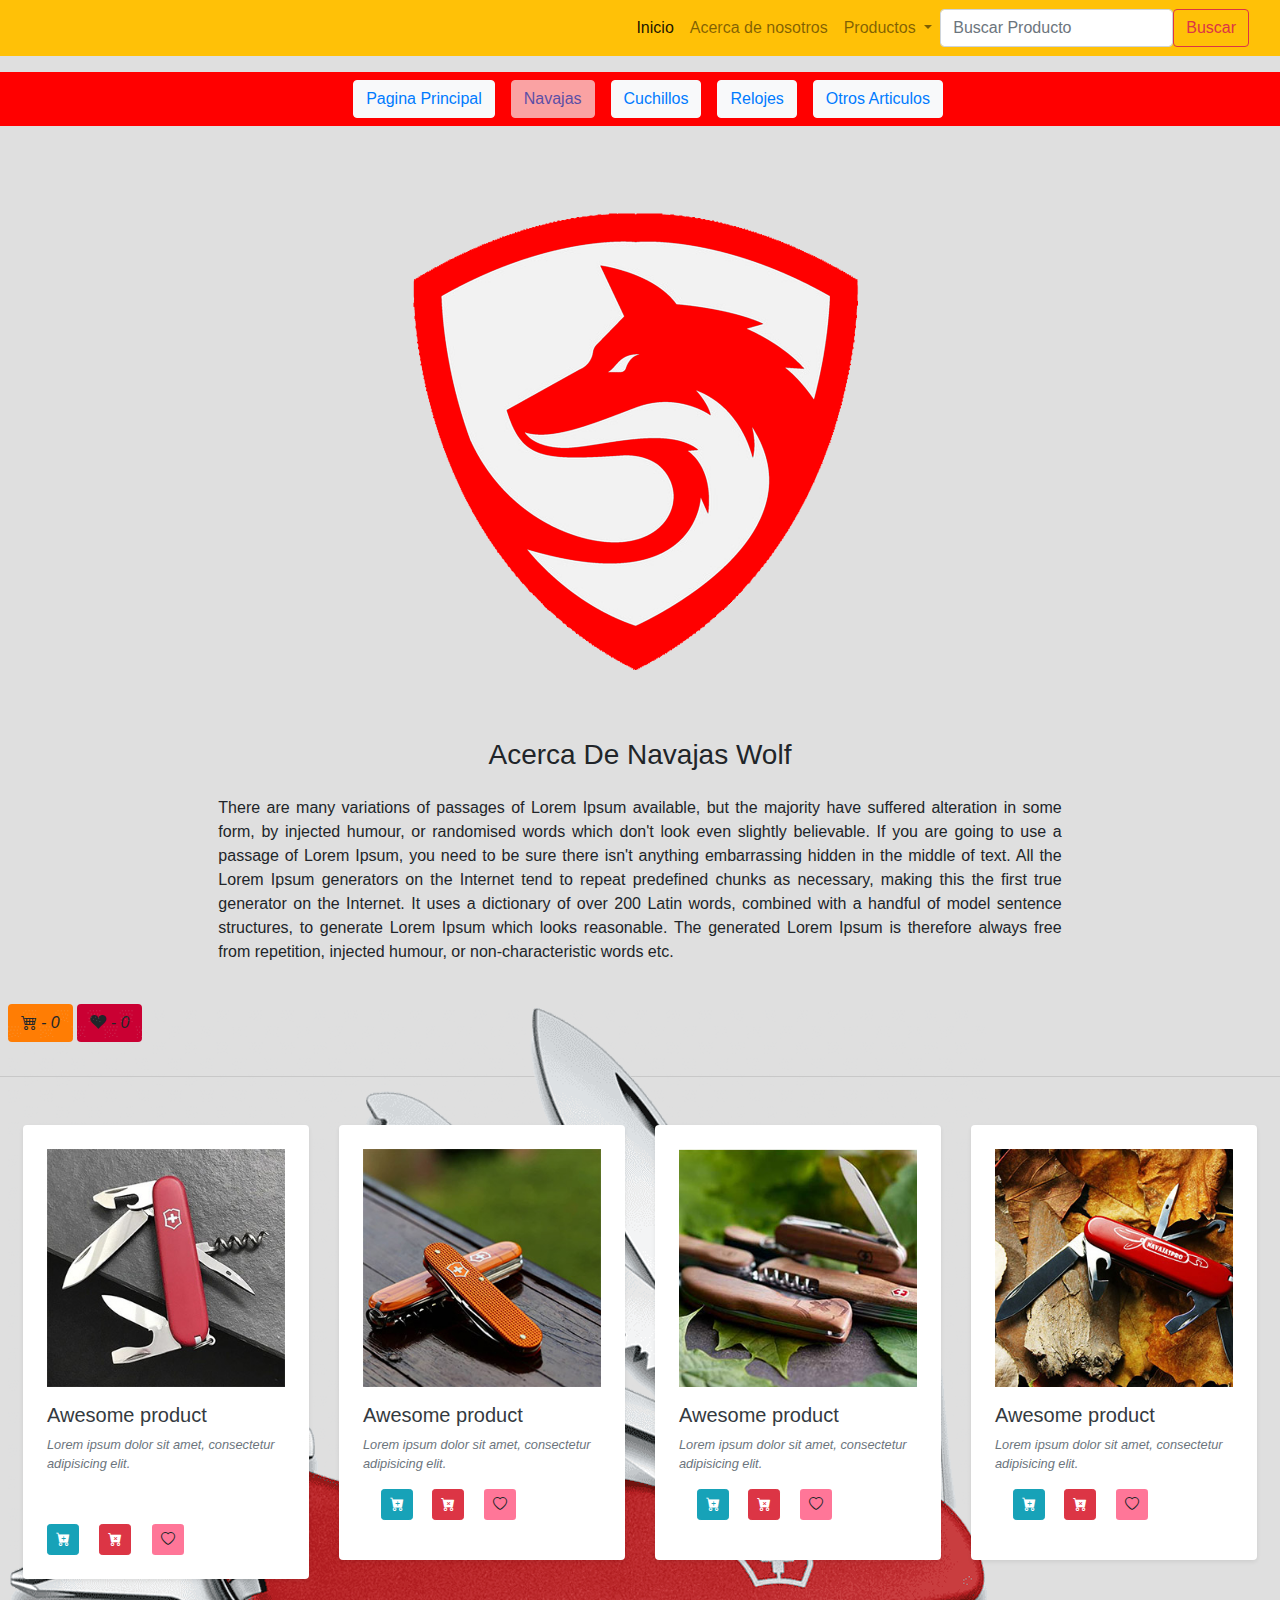
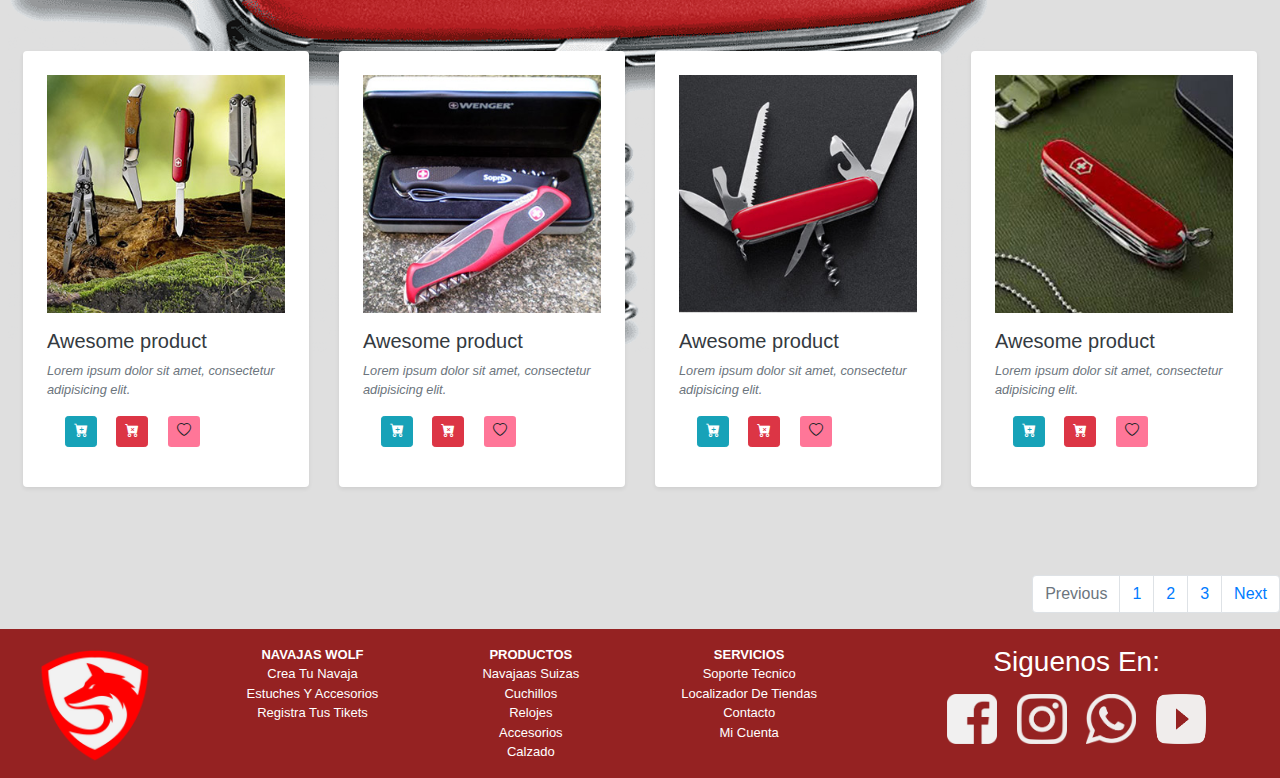
<file: nava.html>
<!doctype html>
<html lang="es">
  <head>
    
    <meta charset="utf-8">
    <meta name="viewport" content="width=device-width, initial-scale=1, shrink-to-fit=no">
    <link rel="stylesheet" href="css/bootstrap.min.css">
    <link rel="stylesheet" href="css/style-nava.css">
    <link rel="stylesheet" href="https://cdn.jsdelivr.net/npm/bootstrap-icons@1.3.0/font/bootstrap-icons.css">

    <title>Navajas Suizas</title>
  </head>
  <body>

    <!--NAVBAR-->
    <nav class="navbar navbar-expand-lg navbar-light bg-warning">
      <div class="container-fluid">
        <button class="navbar-toggler" type="button" data-bs-toggle="collapse" data-bs-target="#navbarSupportedContent" aria-controls="navbarSupportedContent" aria-expanded="false" aria-label="Toggle navigation">
          <span class="navbar-toggler-icon"></span>
        </button>
        <div class="collapse navbar-collapse" id="navbarSupportedContent">
          <ul class="navbar-nav ml-auto mb-2 mb-lg-0">
            <li class="nav-item">
              <a class="nav-link active" aria-current="page" href="#">Inicio</a>
            </li>
            <li class="nav-item">
              <a class="nav-link" href="#">Acerca de nosotros</a>
            </li>
            <li class="nav-item dropdown">
              <a class="nav-link dropdown-toggle" href="#" id="navbarDropdown" role="button" data-bs-toggle="dropdown" aria-expanded="false">
                Productos
              </a>
              <ul class="dropdown-menu" aria-labelledby="navbarDropdown">
                <li><a class="dropdown-item" href="#">Nuevo</a></li>
                <li><a class="dropdown-item" href="#">Lo más buscado</a></li>
                <li><hr class="dropdown-divider"></li>
                <li><a class="dropdown-item" href="#">Otros Artículos</a></li>
              </ul>
            </li>
          </ul>
              <form class="d-flex">
                  <input class="form-control me-2" type="searc" placeholder="Buscar Producto" aria-label="Search">
                  <button class="btn btn-outline-danger" type="submit">Buscar</button>
                </form>
        </div>
      </div>
    </nav>

    <div class="row justify-content-center mt-3" style="background-color: rgb(255, 0, 0);">

     
        <button type="button" class="btn btn-light d-inline-block mt-2 mb-2 ml-3" style=" color: rgb(104, 104, 104);"><a href="index.html" target="_blank">Pagina Principal</a></button>
        <button type="button" class="btn btn-light d-inline-block mt-2 mb-2 ml-3 disabled" style=" color: rgb(104, 104, 104);"><a href="...">Navajas</a></button>
        <button type="button" class="btn btn-light d-inline-block mt-2 mb-2 ml-3" style=" color: rgb(104, 104, 104);"><a href="...">Cuchillos</a></button>
        <button type="button" class="btn btn-light d-inline-block mt-2 mb-2 ml-3" style=" color: rgb(104, 104, 104);"><a href="...">Relojes</a></button>
        <button type="button" class="btn btn-light d-inline-block mt-2 mb-2 ml-3" style=" color:rgb(104, 104, 104);"><a href="...">Otros Articulos</a></button>
      </div>
    
    </div>

    <!--INFORMACIÓN-->
    <div class="row justify-content-center" style="margin-top: 5%;">
      
      <div class="col-md-6 col-10 col-lg-2">
        <img src="rec/emblema.png" class="rounded mx-auto d-block" style="height: 500px; width: 500px;" alt="">
      </div>
      <div class="col-md-3"></div>
    </div>
    
    <div class="row justify-content-center">

      <div class="col-8 mt-5">
        <h3 class="text-center text-capitalize mb-lg-0 mb-3">Acerca de Navajas Wolf</h3>
        <p class="text-justify lh-sm mt-4">There are many variations of passages of Lorem Ipsum available, but the majority have suffered alteration in some form, by injected humour, or randomised words which don't look even slightly believable. If you are going to use a passage of Lorem Ipsum, you need to be sure there isn't anything embarrassing hidden in the middle of text. All the Lorem Ipsum generators on the Internet tend to repeat predefined chunks as necessary, making this the first true generator on the Internet. It uses a dictionary of over 200 Latin words, combined with a handful of model sentence structures, to generate Lorem Ipsum which looks reasonable. The generated Lorem Ipsum is therefore always free from repetition, injected humour, or non-characteristic words etc.
        </p>
      </div>

      </div>

    </div>

    <div id="cuadro" style="height:100px;width:100px;position:absolute;"> <!--imagen animada-->
      <img src="rec/navaja-1-e.png" alt="">
    </div>

    <!--BOTONES LISTA DE DESEOS Y CARRITO-->
    
    <div class="bloque-boton">
      <button type="button" class="btn boton-car btn-md mt-4" alt="Bolsa" id="display"><i class="bi bi-cart4"> - 0</i></button>
      <button type="button" class="btn boton-lista btn-md mt-4" alt="Lista de Deseos" id="corazon"><i class="bi bi-suit-heart-fill"> - 0</i></button>
    </div>
  

    <hr>

    <!--FILA 1 DE PRODUCTOS-->
  <div class="row pb-5 ml-2 mr-2 mb-4 mt-5 justify-content-center">
      <div class="col-xlg-2 col-lg-3 col-md-6 col-10 mb-4 mb-lg-0">
          <!-- Card-->
          <div class="card rounded shadow-sm border-0">
              <div class="card-body p-4"><img src="rec/g-subpag/navaj (1).jpg" alt="" class="img-fluid d-block mx-auto mb-3">
                  <h5> <a href="#" class="text-dark">Awesome product</a></h5>
                  <p class="small text-muted font-italic">Lorem ipsum dolor sit amet, consectetur adipisicing elit.</p>
                  <ul class="list-inline small">
                      <li class="list-inline-item m-0"><i class="fa fa-star text-success"></i></li>
                      <li class="list-inline-item m-0"><i class="fa fa-star text-success"></i></li>
                      <li class="list-inline-item m-0"><i class="fa fa-star text-success"></i></li>
                      <li class="list-inline-item m-0"><i class="fa fa-star text-success"></i></li>
                      <li class="list-inline-item m-0"><i class="fa fa-star-o text-success"></i></li>
                  </ul>
                      <button type="button" class="btn btn-info btn-sm" data-bs-toggle="modal" data-bs-target="#m-agregar" id="incrementa"> <i class="bi bi-cart-plus-fill"></i></button>
                      <button type="button" class="btn btn-danger btn-sm mr-3 ml-3" data-bs-toggle="modal" data-bs-target="#m-quitar" id="disminuye"> <i class="bi bi-cart-x-fill"></i></button>
                      <button type="button" class="btn btn-sm" style="background-color: rgb(255, 118, 152);" id="a-corazon"> <i class="bi bi-heart"></i></button>
              </div>
          </div>
      </div>
      
      <div class="col-xlg-2 col-lg-3 col-md-6 col-10 mb-4 mb-lg-0">
          <!-- Card-->
          <div class="card rounded shadow-sm border-0">
              <div class="card-body p-4"><img src="rec/g-subpag/navaj (7).jpg" alt="" class="img-fluid d-block mx-auto mb-3">
                  <h5> <a href="#" class="text-dark">Awesome product</a></h5>
                  <p class="small text-muted font-italic">Lorem ipsum dolor sit amet, consectetur adipisicing elit.</p>
                  <ul class="list-inline small">
                      <li class="list-inline-item m-0"><i class="fa fa-star text-success"></i></li>
                      <li class="list-inline-item m-0"><i class="fa fa-star text-success"></i></li>
                      <li class="list-inline-item m-0"><i class="fa fa-star text-success"></i></li>
                      <li class="list-inline-item m-0"><i class="fa fa-star-o text-success"></i></li>
                      <li class="list-inline-item m-0"><i class="fa fa-star-o text-success"></i></li>
                      <button type="button" class="btn btn-info btn-sm" data-bs-toggle="modal" data-bs-target="#m-agregar" id="incrementa"> <i class="bi bi-cart-plus-fill"></i></button>
                      <button type="button" class="btn btn-danger btn-sm mr-3 ml-3" data-bs-toggle="modal" data-bs-target="#m-quitar" id="disminuye"> <i class="bi bi-cart-x-fill"></i></button>
                      <button type="button" class="btn btn-sm" style="background-color: rgb(255, 118, 152);" id="a-corazon"> <i class="bi bi-heart"></i></button>
                  </ul>
              </div>
          </div>
      </div>
      
      <div class="col-xlg-2 col-lg-3 col-md-6 col-10 mb-4 mb-lg-0">
          <!-- Card-->
          <div class="card rounded shadow-sm border-0">
              <div class="card-body p-4"><img src="rec/g-subpag/navaj (5).jpg" alt="" class="img-fluid d-block mx-auto mb-3">
                  <h5> <a href="#" class="text-dark">Awesome product</a></h5>
                  <p class="small text-muted font-italic">Lorem ipsum dolor sit amet, consectetur adipisicing elit.</p>
                  <ul class="list-inline small">
                      <li class="list-inline-item m-0"><i class="fa fa-star text-success"></i></li>
                      <li class="list-inline-item m-0"><i class="fa fa-star text-success"></i></li>
                      <li class="list-inline-item m-0"><i class="fa fa-star text-success"></i></li>
                      <li class="list-inline-item m-0"><i class="fa fa-star text-success"></i></li>
                      <li class="list-inline-item m-0"><i class="fa fa-star text-success"></i></li>
                      <button type="button" class="btn btn-info btn-sm" data-bs-toggle="modal" data-bs-target="#m-agregar" id="incrementa"> <i class="bi bi-cart-plus-fill"></i></button>
                      <button type="button" class="btn btn-danger btn-sm mr-3 ml-3" data-bs-toggle="modal" data-bs-target="#m-quitar" id="disminuye"> <i class="bi bi-cart-x-fill"></i></button>
                      <button type="button" class="btn btn-sm" style="background-color: rgb(255, 118, 152);" id="a-corazon"> <i class="bi bi-heart"></i></button>
                  </ul>
              </div>
          </div>
      </div>
      
      <div class="col-xlg-2 col-lg-3 col-md-6 col-10 mb-4 mb-lg-0">
          <!-- Card-->
          <div class="card rounded shadow-sm border-0">
              <div class="card-body p-4"><img src="rec/g-subpag/navaj (8).jpg" alt="" class="img-fluid d-block mx-auto mb-3">
                  <h5> <a href="#" class="text-dark">Awesome product</a></h5>
                  <p class="small text-muted font-italic">Lorem ipsum dolor sit amet, consectetur adipisicing elit.</p>
                  <ul class="list-inline small">
                      <li class="list-inline-item m-0"><i class="fa fa-star text-success"></i></li>
                      <li class="list-inline-item m-0"><i class="fa fa-star text-success"></i></li>
                      <li class="list-inline-item m-0"><i class="fa fa-star text-success"></i></li>
                      <li class="list-inline-item m-0"><i class="fa fa-star text-success"></i></li>
                      <li class="list-inline-item m-0"><i class="fa fa-star-o text-success"></i></li>
                      <button type="button" class="btn btn-info btn-sm" data-bs-toggle="modal" data-bs-target="#m-agregar" id="incrementa"> <i class="bi bi-cart-plus-fill"></i></button>
                      <button type="button" class="btn btn-danger btn-sm mr-3 ml-3" data-bs-toggle="modal" data-bs-target="#m-quitar" id="disminuye"> <i class="bi bi-cart-x-fill"></i></button>
                      <button type="button" class="btn btn-sm" style="background-color: rgb(255, 118, 152);" id="a-corazon"> <i class="bi bi-heart"></i></button>
                  </ul>
              </div>
          </div>
      </div>
  </div>


  <!-- Modal-AGREGAR -->
  <div class="modal fade" id="m-agregar" tabindex="-1" aria-labelledby="exampleModalLabel" aria-hidden="true">
  <div class="modal-dialog">
    <div class="modal-content">
      <div class="modal-header" style="background-color: rgb(151, 224, 253);">
        <h5 class="modal-title" id="exampleModalLabel">¡Has agregado un producto!</h5>
      </div>
      <div class="modal-body">
        Se ha agregado tu producto correctamente, si quieres eliminarlo, pulsa el boton de eliminar producto o da click en <i class="bi bi-cart-x-fill"></i> 
      </div>
      <div class="modal-footer" style="background-color: rgb(151, 224, 253);">
        <button type="button" class="btn btn-success" data-bs-dismiss="modal">Entendido</button>
      </div>
    </div>
  </div>
  </div>

  <!-- Modal-QUITAR -->
  <div class="modal fade" id="m-quitar" tabindex="-1" aria-labelledby="exampleModalLabel" aria-hidden="true">
    <div class="modal-dialog">
      <div class="modal-content">
        <div class="modal-header" style="background-color: rgb(255, 177, 60);">
          <h5 class="modal-title" id="exampleModalLabel">¡Has retirado un producto!</h5>
        </div>
        <div class="modal-body">
          Se ha eliminado tu producto correctamente, si quieres agregar algun otro, pulsa el boton de eliminar producto o da click en <i class="bi bi-cart-plus-fill"></i> 
        </div>
        <div class="modal-footer" style="background-color: rgb(255, 177, 60);">
          <button type="button" class="btn btn-success" data-bs-dismiss="modal">Entendido</button>
        </div>
      </div>
    </div>
  </div>



  <!--FILA 2 DE PRODUCTOS-->
  <div class="row pb-5 mb-4 ml-2 mr-2 justify-content-center">
    <div class="col-xlg-2 col-lg-3 col-md-6 col-10 mb-4 mb-lg-0">
        <!-- Card-->
        <div class="card rounded shadow-sm border-0">
            <div class="card-body p-4"><img src="rec/g-subpag/navaj (3).jpg" alt="" class="img-fluid d-block mx-auto mb-3">
                <h5> <a href="#" class="text-dark">Awesome product</a></h5>
                <p class="small text-muted font-italic">Lorem ipsum dolor sit amet, consectetur adipisicing elit.</p>
                <ul class="list-inline small">
                    <li class="list-inline-item m-0"><i class="fa fa-star text-success"></i></li>
                    <li class="list-inline-item m-0"><i class="fa fa-star text-success"></i></li>
                    <li class="list-inline-item m-0"><i class="fa fa-star text-success"></i></li>
                    <li class="list-inline-item m-0"><i class="fa fa-star text-success"></i></li>
                    <li class="list-inline-item m-0"><i class="fa fa-star-o text-success"></i></li>
                    <button type="button" class="btn btn-info btn-sm" data-bs-toggle="modal" data-bs-target="#m-agregar" id="incrementa"> <i class="bi bi-cart-plus-fill"></i></button>
                    <button type="button" class="btn btn-danger btn-sm mr-3 ml-3" data-bs-toggle="modal" data-bs-target="#m-quitar" id="disminuye"> <i class="bi bi-cart-x-fill"></i></button>
                    <button type="button" class="btn btn-sm" style="background-color: rgb(255, 118, 152);" id="a-corazon"> <i class="bi bi-heart"></i></button>
            </div>
        </div>
    </div>
    
    <div class="col-xlg-2 col-lg-3 col-md-6 col-10 mb-4 mb-lg-0">
        <!-- Card-->
        <div class="card rounded shadow-sm border-0">
            <div class="card-body p-4"><img src="rec/g-subpag/navaj (2).jpg" alt="" class="img-fluid d-block mx-auto mb-3">
                <h5> <a href="#" class="text-dark">Awesome product</a></h5>
                <p class="small text-muted font-italic">Lorem ipsum dolor sit amet, consectetur adipisicing elit.</p>
                <ul class="list-inline small">
                    <li class="list-inline-item m-0"><i class="fa fa-star text-success"></i></li>
                    <li class="list-inline-item m-0"><i class="fa fa-star text-success"></i></li>
                    <li class="list-inline-item m-0"><i class="fa fa-star text-success"></i></li>
                    <li class="list-inline-item m-0"><i class="fa fa-star-o text-success"></i></li>
                    <li class="list-inline-item m-0"><i class="fa fa-star-o text-success"></i></li>
                    <button type="button" class="btn btn-info btn-sm" data-bs-toggle="modal" data-bs-target="#m-agregar" id="incrementa"> <i class="bi bi-cart-plus-fill"></i></button>
                    <button type="button" class="btn btn-danger btn-sm mr-3 ml-3" data-bs-toggle="modal" data-bs-target="#m-quitar" id="disminuye"> <i class="bi bi-cart-x-fill"></i></button>
                    <button type="button" class="btn btn-sm" style="background-color: rgb(255, 118, 152);" id="a-corazon"> <i class="bi bi-heart"></i></button>
                </ul>
            </div>
        </div>
    </div>
    
    <div class="col-xlg-2 col-lg-3 col-md-6 col-10 mb-4 mb-lg-0">
        <!-- Card-->
        <div class="card rounded shadow-sm border-0">
            <div class="card-body p-4"><img src="rec/g-subpag/navaj (6).jpg" alt="" class="img-fluid d-block mx-auto mb-3">
                <h5> <a href="#" class="text-dark">Awesome product</a></h5>
                <p class="small text-muted font-italic">Lorem ipsum dolor sit amet, consectetur adipisicing elit.</p>
                <ul class="list-inline small">
                    <li class="list-inline-item m-0"><i class="fa fa-star text-success"></i></li>
                    <li class="list-inline-item m-0"><i class="fa fa-star text-success"></i></li>
                    <li class="list-inline-item m-0"><i class="fa fa-star text-success"></i></li>
                    <li class="list-inline-item m-0"><i class="fa fa-star text-success"></i></li>
                    <li class="list-inline-item m-0"><i class="fa fa-star text-success"></i></li>
                    <button type="button" class="btn btn-info btn-sm" data-bs-toggle="modal" data-bs-target="#m-agregar" id="incrementa"> <i class="bi bi-cart-plus-fill"></i></button>
                    <button type="button" class="btn btn-danger btn-sm mr-3 ml-3" data-bs-toggle="modal" data-bs-target="#m-quitar" id="disminuye"> <i class="bi bi-cart-x-fill"></i></button>
                    <button type="button" class="btn btn-sm" style="background-color: rgb(255, 118, 152);" id="a-corazon"> <i class="bi bi-heart"></i></button>
                </ul>
            </div>
        </div>
    </div>
    
    <div class="col-xlg-2 col-lg-3 col-md-6 col-10 mb-4 mb-lg-3">
      
        <!-- Card-->
        <div class="card rounded shadow-sm border-0">
            <div class="card-body p-4"><img src="rec/g-subpag/navaj (4).jpg" alt="" class="img-fluid d-block mx-auto mb-3">
                <h5> <a href="#" class="text-dark">Awesome product</a></h5>
                <p class="small text-muted font-italic">Lorem ipsum dolor sit amet, consectetur adipisicing elit.</p>
                <ul class="list-inline small">
                    <li class="list-inline-item m-0"><i class="fa fa-star text-success"></i></li>
                    <li class="list-inline-item m-0"><i class="fa fa-star text-success"></i></li>
                    <li class="list-inline-item m-0"><i class="fa fa-star text-success"></i></li>
                    <li class="list-inline-item m-0"><i class="fa fa-star text-success"></i></li>
                    <li class="list-inline-item m-0"><i class="fa fa-star-o text-success"></i></li>
                    <button type="button" class="btn btn-info btn-sm" data-bs-toggle="modal" data-bs-target="#m-agregar" id="incrementa"> <i class="bi bi-cart-plus-fill"></i></button>
                    <button type="button" class="btn btn-danger btn-sm mr-3 ml-3" data-bs-toggle="modal" data-bs-target="#m-quitar" id="disminuye"> <i class="bi bi-cart-x-fill"></i></button>
                    <button type="button" class="btn btn-sm" style="background-color: rgb(255, 118, 152);" id="a-corazon"> <i class="bi bi-heart"></i></button>
                </ul>
            </div>
        </div>
    </div>
  </div>

<!--PAGINAS-->
<nav aria-label="Page navigation example">
  <ul class="pagination justify-content-end mt-3 mb-3">
    <li class="page-item disabled">
      <a class="page-link" href="#" tabindex="-1" aria-disabled="true">Previous</a>
    </li>
    <li class="page-item"><a class="page-link" href="#">1</a></li>
    <li class="page-item"><a class="page-link" href="#">2</a></li>
    <li class="page-item"><a class="page-link" href="#">3</a></li>
    <li class="page-item">
      <a class="page-link" href="#">Next</a>
    </li>
  </ul>
</nav>


    <!-- Option 1: jQuery and Bootstrap Bundle (includes Popper) -->
    <!--<script src="https://code.jquery.com/jquery-3.5.0.js"></script>
    <script src="https://code.jquery.com/jquery-3.5.1.slim.min.js" integrity="sha384-DfXdz2htPH0lsSSs5nCTpuj/zy4C+OGpamoFVy38MVBnE+IbbVYUew+OrCXaRkfj" crossorigin="anonymous"></script>
    <script src="js/bootstrap.bundle.min.js" integrity="sha384-ho+j7jyWK8fNQe+A12Hb8AhRq26LrZ/JpcUGGOn+Y7RsweNrtN/tE3MoK7ZeZDyx" crossorigin="anonymous"></script>
    -->
    <script src="https://cdn.jsdelivr.net/npm/bootstrap@5.0.0-beta1/dist/js/bootstrap.bundle.min.js"  ></script>
    <script src="https://ajax.googleapis.com/ajax/libs/jquery/3.5.1/jquery.min.js"></script>
 

<script> 
  


  $(document).scroll(function(){  /*Esta funcion hace que se desplace a la derecha*/
  
      if($(this).scrollTop() > 800){
        $("#cuadro").css({left: '900px', transition: 'all 1s ease-out'});
      }else{
        $("#cuadro").css({left: '0px', transition: 'all 1s ease-out'});
      }


     /* if($(this).scrollTop() >1000){
        $("#cuadro").animate({right: '400px'});
      }*/
      console.log($(this).scrollTop());
  });


  
       /*Esta funcion hace que se desplace a la izquierda*/
 /*  $(window).scroll(function(){  
  
      if($(this).scrollTop() =5500){
        $("#cuadro-2").animate({left: '300px'});
      }

  }); */

 /*funcion PARA EL CONTADOR*/  

var i = 0;
 $('#incrementa').click(function(){ 
       
    if (i < 20 ) { /*Cambiar el >= 0 por < 10 si quieres limitar el incremento*/
            i++;
        } else if (i = i) {
            i = 0;
        }
        document.getElementById("display").innerHTML = i;
 })

 $('#disminuye').click(function(){ 
 
  if (i > 0) {--i;} 
        document.getElementById("display").innerHTML = i;
 })

 /*funcion PARA LISTA DE DESEOS*/  
 var e = 0;
 $('#a-corazon').click(function(){        
    e++;
    document.getElementById("corazon").innerHTML = e < 20 ? e : 0;
 })

  </script>
    
  </body>

  <footer class="foot">
    <div class="row">

      <div class="col-lg-2 col-12 mt-3">
        <img src="rec/emblema.png" style="height: 120px; width: 120px;" alt="">
      </div>

      <ul class="col-lg-2 col-4 list-unstyled mt-3">
        <li class="font-weight-bold text-uppercase">navajas wolf</li>
        <li><a href="#" class="text-reset text-capitalize">Crea tu navaja</a></li>
        <li><a href="#" class="text-reset text-capitalize">Estuches y accesorios</a></li>
        <li><a href="#" class="text-reset text-capitalize">Registra tus tikets</a></li>
      </ul>

      <ul class="col-lg-2 col-4 list-unstyled mt-3">
        <li class="font-weight-bold text-uppercase">productos</li>
        <li><a href="#" class="text-reset text-capitalize">navajaas suizas</a></li>
        <li><a href="#" class="text-reset text-capitalize">cuchillos</a></li>
        <li><a href="#" class="text-reset text-capitalize">relojes</a></li>
        <li><a href="#" class="text-reset text-capitalize">accesorios</a></li>
        <li><a href="#" class="text-reset text-capitalize">calzado</a></li>
      </ul>

      <ul class="col-lg-2 col-4 list-unstyled mt-3">
        <li class="font-weight-bold text-uppercase">servicios</li>
        <li><a href="#" class="text-reset text-capitalize">soporte tecnico</a></li>
        <li><a href="#" class="text-reset text-capitalize">localizador de tiendas</a></li>
        <li><a href="#" class="text-reset text-capitalize">contacto</a></li>
        <li><a href="#" class="text-reset text-capitalize">mi cuenta</a></li>
      </ul>



      <div class="col-lg-4 col-12 mt-3 mb-lg-0 mb-5">
        <h3 class="text-capitalize mb-lg-3 mb-5">siguenos en:</h3>
        <a href="https://www.facebook.com/" target="_blank"><img src="rec/logo-face.png" class="ml-2 mr-2" style="height: 50px; width: 50px;" alt=""></a>
        <a href="https://www.instagram.com/" target="_blank"><img src="rec/logo-insta.png" class="ml-2 mr-2" style="height: 50px; width: 50px;" alt=""></a>
        <a href="https://www.whatsapp.com/" target="_blank"><img src="rec/logo-wats.png" class="ml-2 mr-2" style="height: 50px; width: 50px;" alt=""></a>
        <a href="https://www.youtube.com/" target="_blank"><img src="rec/logo-yout.png" class="ml-2 mr-2" style="height: 50px; width: 50px;" alt=""></a>
        
      </div>

    </div>

</html>
</file>
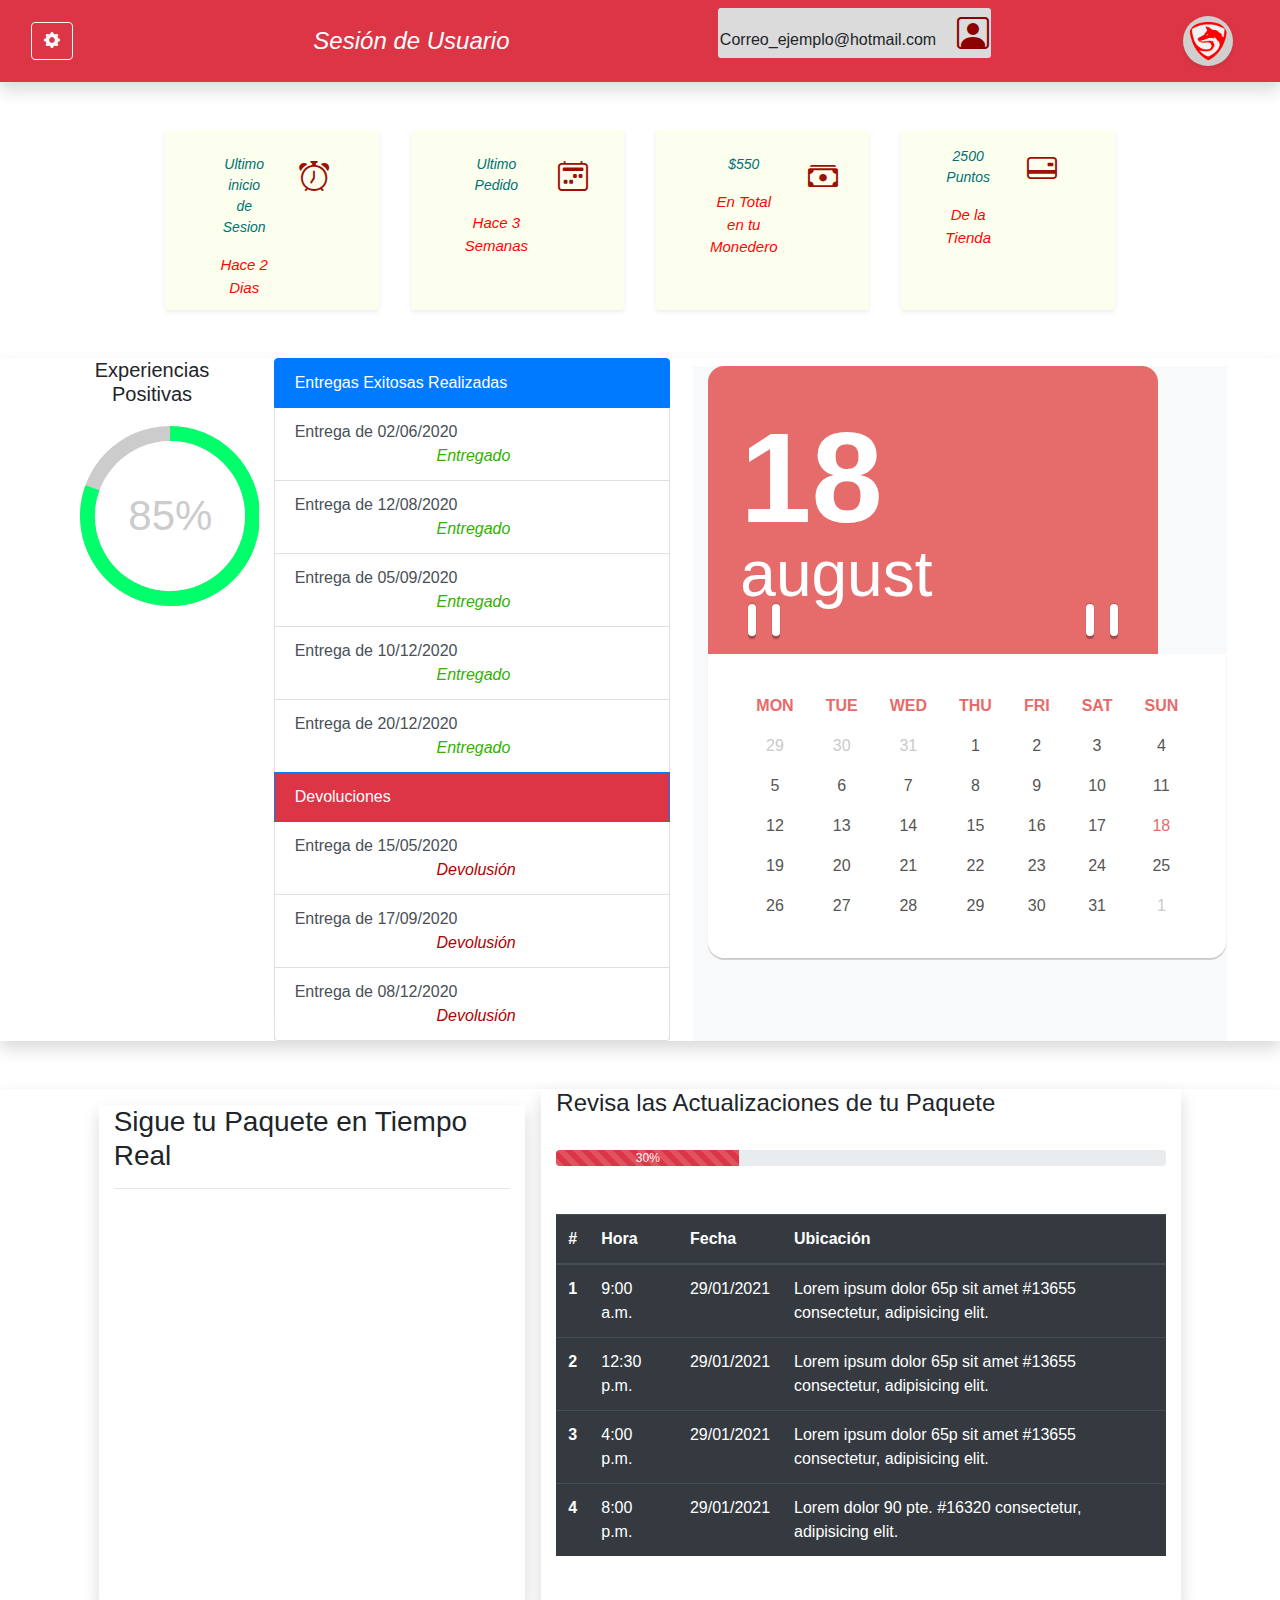
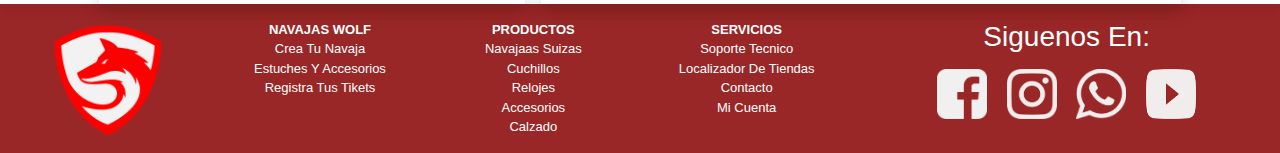
<file: panel-control.html>
<!doctype html>
<html lang="es">

<head>

  <meta charset="utf-8">
  <meta name="viewport" content="width=device-width, initial-scale=1, shrink-to-fit=no">
  <link rel="stylesheet" href="css/bootstrap.css">
  <link rel="stylesheet" href="css/style-control.css">
  <link rel="stylesheet" href="https://cdn.jsdelivr.net/npm/bootstrap-icons@1.3.0/font/bootstrap-icons.css">
  <title>Control de sesión</title>
</head>

<body>
  <!-- NAVBAR -->
  <nav class="navbar navbar-dark bg-danger shadow">
    <div class="container-fluid">
      <button class="btn btn-outline-light mr-5" type="button"><i class="bi bi-gear-fill"></i></button>
      <span class="navbar-brand mb-0 h1 title-nav">Sesión de Usuario</span>
      <p class="t-correo"> Correo_ejemplo@hotmail.com <i class="bi bi-person-square ml-3" style="font-size: 2rem; color: rgb(141, 0, 0);"></i></p>
      <a class="navbar-brand" href="#">
        <img src="rec/emblema.png" class="icono shadow-sm" alt="">
      </a>
    </div>
  </nav>


  <!--Tarjetas pequeñas-->
  <div class="row justify-content-center mb-4 mt-5">

    <!-- Primera card -->
    <div class="col-lg-2 d-none d-lg-block card-ch ml-3 mr-3 shadow-sm">

      <div class="row justify-content-center mt-4 mb-4 ">

        <div class="col d-block-inline ml-4">
          <p class="parra-card">Ultimo inicio de Sesion</p>
          <p class="parra-info">Hace 2 Dias</p>
        </div>
        <div class="col iconos-t d-block-inline">
          <i class="bi bi-alarm"></i>
        </div>

      </div>

    </div>

    <!--2 card -->
    <div class="col-lg-2 d-none d-lg-block card-ch ml-3 mr-3 shadow-sm">

      <div class="row justify-content-center mt-4 mb-4 ">

        <div class="col d-block-inline ml-4">
          <p class="parra-card">Ultimo Pedido</p>
          <p class="parra-info">Hace 3 Semanas</p>
        </div>
        <div class="col iconos-t d-block-inline">
          <i class="bi bi-calendar2-week"></i>
        </div>

      </div>

    </div>
    <!--3 card -->
    <div class="col-lg-2 d-none d-lg-block card-ch ml-3 mr-3 shadow-sm">

      <div class="row justify-content-center mt-4 mb-4 ">

        <div class="col d-block-inline ml-4">
          <p class="parra-card">$550</p>
          <p class="parra-info">En Total en tu Monedero</p>
        </div>
        <div class="col iconos-t d-block-inline">
          <i class="bi bi-cash-stack"></i>
        </div>

      </div>

    </div>
    <!--4 card -->
    <div class="col-lg-2 d-none d-lg-block card-ch ml-3 mr-3 shadow-sm">

      <div class="row justify-content-center mt-3 mb-3 ">

        <div class="col d-block-inline ml-2">
          <p class="parra-card">2500 Puntos</p>
          <p class="parra-info">De la Tienda</p>
        </div>
        <div class="col iconos-t d-block-inline">
          <i class="bi bi-credit-card-2-back"></i>
        </div>

      </div>

    </div>
  </div>


  <!--Graficas y estadisticas, calendario-->
  <div class="row justify-content-center mt-5 shadow">
    

    <div class="col-lg-2 d-none d-lg-block " style="background-color: white;">

      <h5 style="text-align: center;">Experiencias Positivas</h5>
      <!--Grafica en circulo-->
      <div class="progress-circle full-circle">
        <span>85%</span>
        <div class="slice">
          <div class="bar" style="transform: rotate(290deg);"></div> <!--En rotate se mueve la progresion-->
          <div class="fill"></div>
        </div>
      </div>
      
    </div>
      
      
    <div class="col-lg-4 col-10 d-block-inline" style="background-color: white;">
      <!--Lista-->
      <div class="list-group">
        <button type="button" class="list-group-item list-group-item-action active" aria-current="true">
          Entregas Exitosas Realizadas
        </button>
        <button type="button" class="list-group-item list-group-item-action">Entrega de 02/06/2020 <p class="parra-entrega">Entregado</p></button>
        <button type="button" class="list-group-item list-group-item-action">Entrega de 12/08/2020 <p class="parra-entrega">Entregado</p></button>
        <button type="button" class="list-group-item list-group-item-action">Entrega de 05/09/2020 <p class="parra-entrega">Entregado</p></button>
        <button type="button" class="list-group-item list-group-item-action">Entrega de 10/12/2020 <p class="parra-entrega">Entregado</p></button>
        <button type="button" class="list-group-item list-group-item-action">Entrega de 20/12/2020 <p class="parra-entrega">Entregado</p></button>
        <button type="button" class="list-group-item list-group-item-action active bg-danger" aria-current="true">
          Devoluciones
        </button>
        <button type="button" class="list-group-item list-group-item-action">Entrega de 15/05/2020 <p class="parra-rech">Devolusión</p></button>
        <button type="button" class="list-group-item list-group-item-action">Entrega de 17/09/2020 <p class="parra-rech">Devolusión</p></button>
        <button type="button" class="list-group-item list-group-item-action">Entrega de 08/12/2020 <p class="parra-rech">Devolusión</p></button>
      </div>
    </div>

    
    <div class="col-lg-5 col-10 bg-light mt-2 mr-2 ml-2">

      <!--Calendario-->
      <div class="calendar-container">

        <header>
          
          <div class="day">18</div>
          <div class="month">August</div>
    
        </header>
    
        <table class="calendar">
          
          <thead>
    
            <tr>
    
              <td>Mon</td>
              <td>Tue</td>
              <td>Wed</td>
              <td>Thu</td>
              <td>Fri</td>
              <td>Sat</td>
              <td>Sun</td>
    
            </tr>
    
          </thead>
    
          <tbody>
    
            <tr>
              <td class="prev-month">29</td>
              <td class="prev-month">30</td>
              <td class="prev-month">31</td>
              <td>1</td>
              <td>2</td>
              <td>3</td>
              <td>4</td>
            </tr>
    
            <tr>
              <td>5</td>
              <td>6</td>
              <td>7</td>
              <td>8</td>
              <td>9</td>
              <td>10</td>
              <td>11</td>
            </tr>
    
            <tr>
              <td>12</td>
              <td>13</td>
              <td>14</td>
              <td>15</td>
              <td>16</td>
              <td>17</td>
              <td class="current-day">18</td>
            </tr>
    
            <tr>
              <td>19</td>
              <td>20</td>
              <td>21</td>
              <td>22</td>
              <td>23</td>
              <td>24</td>
              <td>25</td>
            </tr>
    
            <tr>
              <td>26</td>
              <td>27</td>
              <td>28</td>
              <td>29</td>
              <td>30</td>
              <td>31</td>
              <td class="next-month">1</td>
            </tr>
    
          </tbody>
    
        </table>
    
        <div class="ring-left"></div>
        <div class="ring-right"></div>
    
      </div> <!-- end calendar-container -->

    </div>


  </div>

<!--  SEGUNA GRAFICA CON DATOS
  <div class="row justify-content-center d-block-inline bg-warning">

    <div class="col-2 d-block">
      <h5 style="text-align: center;">Experiencias Negativas</h5>
      
      <div class="progress-circle full-circle bg-danger">
        <span>15%</span>
        <div class="slice">
          <div class="bar" style="transform: rotate(290deg);"></div> 
          <div class="fill"></div>
        </div>
      </div>
    </div>
      
      
    <div class="col-4 d-block-inline">
      
      <div class="list-group">
        <button type="button" class="list-group-item list-group-item-action active" aria-current="true">
          Devoluciones de Productos
        </button>
        <button type="button" class="list-group-item list-group-item-action">Entrega de 15/05/2020 <p class="parra-rech">Devolusión</p></button>
        <button type="button" class="list-group-item list-group-item-action">Entrega de 17/09/2020 <p class="parra-rech">Devolusión</p></button>
        <button type="button" class="list-group-item list-group-item-action">Entrega de 08/12/2020 <p class="parra-rech">Devolusión</p></button>
      </div>
    </div>


  </div> -->

  <div class="row justify-content-center mt-5 shadow">

    <div class="col-lg-4 col-10 mt-3 ml-2 mr-2 shadow" style="background-color: white;">
      <h3>Sigue tu Paquete en Tiempo Real</h3>
      <hr>
      <iframe src="https://www.google.com/maps/embed?pb=!1m18!1m12!1m3!1d240863.68495829677!2d-99.283696851372!3d19.391003836427828!2m3!1f0!2f0!3f0!3m2!1i1024!2i768!4f13.1!3m3!1m2!1s0x85ce0026db097507%3A0x54061076265ee841!2sCiudad%20de%20M%C3%A9xico%2C%20CDMX!5e0!3m2!1ses!2smx!4v1611953720990!5m2!1ses!2smx" width="400" height="300" frameborder="0" style="border:0;" allowfullscreen="" aria-hidden="false" tabindex="0">
      </iframe>
    </div>

    <div class="col-lg-6 col-10 ml-2 mr-2 shadow" style="background-color: white;">
      <h4>Revisa las Actualizaciones de tu Paquete</h4>
      <br>
      <div class="progress">
        <div class="progress-bar progress-bar-striped progress-bar-animated bg-danger" role="progressbar" style="width: 30%;" aria-valuenow="25" aria-valuemin="0" aria-valuemax="100">30%</div>
      </div>

      <table class="table table-dark mt-5 mb-5">
        <thead>
          <tr>
            <th scope="col">#</th>
            <th scope="col">Hora</th>
            <th scope="col">Fecha</th>
            <th scope="col">Ubicación</th>
          </tr>
        </thead>
        <tbody>
          <tr>
            <th scope="row">1</th>
            <td>9:00 a.m.</td>
            <td>29/01/2021</td>
            <td>Lorem ipsum dolor 65p sit amet #13655 consectetur, adipisicing elit.</td>
          </tr>
          <tr>
            <th scope="row">2</th>
            <td>12:30 p.m.</td>
            <td>29/01/2021</td>
            <td>Lorem ipsum dolor 65p sit amet #13655 consectetur, adipisicing elit.</td>
          </tr>
          <tr>
            <th scope="row">3</th>
            <td>4:00 p.m.</td>
            <td>29/01/2021</td>
            <td>Lorem ipsum dolor 65p sit amet #13655 consectetur, adipisicing elit.</td>
          </tr>
          <tr>
            <th scope="row">4</th>
            <td>8:00 p.m.</td>
            <td>29/01/2021</td>
            <td>Lorem dolor 90 pte. #16320 consectetur, adipisicing elit.</td>
          </tr>
        </tbody>
      </table>
    </div> 

  </div>




  <!-- Option 1: jQuery and Bootstrap Bundle (includes Popper) -->
  <!--<script src="https://code.jquery.com/jquery-3.5.0.js"></script>
    <script src="https://code.jquery.com/jquery-3.5.1.slim.min.js" integrity="sha384-DfXdz2htPH0lsSSs5nCTpuj/zy4C+OGpamoFVy38MVBnE+IbbVYUew+OrCXaRkfj" crossorigin="anonymous"></script>
    <script src="js/bootstrap.bundle.min.js" integrity="sha384-ho+j7jyWK8fNQe+A12Hb8AhRq26LrZ/JpcUGGOn+Y7RsweNrtN/tE3MoK7ZeZDyx" crossorigin="anonymous"></script>
    -->
  <script src="https://cdn.jsdelivr.net/npm/bootstrap@5.0.0-beta1/dist/js/bootstrap.bundle.min.js"
    integrity="sha384-ygbV9kiqUc6oa4msXn9868pTtWMgiQaeYH7/t7LECLbyPA2x65Kgf80OJFdroafW"
    crossorigin="anonymous"></script>
  <script src="https://ajax.googleapis.com/ajax/libs/jquery/3.5.1/jquery.min.js"></script>




</body>

<footer class="foot">
  <div class="row">

    <div class="col-lg-2 col-12 mt-3">
      <img src="rec/emblema.png" style="height: 120px; width: 120px;" alt="">
    </div>

    <ul class="col-lg-2 col-4 list-unstyled mt-3">
      <li class="font-weight-bold text-uppercase">navajas wolf</li>
      <li><a href="#" class="text-reset text-capitalize">Crea tu navaja</a></li>
      <li><a href="#" class="text-reset text-capitalize">Estuches y accesorios</a></li>
      <li><a href="#" class="text-reset text-capitalize">Registra tus tikets</a></li>
    </ul>

    <ul class="col-lg-2 col-4 list-unstyled mt-3">
      <li class="font-weight-bold text-uppercase">productos</li>
      <li><a href="#" class="text-reset text-capitalize">navajaas suizas</a></li>
      <li><a href="#" class="text-reset text-capitalize">cuchillos</a></li>
      <li><a href="#" class="text-reset text-capitalize">relojes</a></li>
      <li><a href="#" class="text-reset text-capitalize">accesorios</a></li>
      <li><a href="#" class="text-reset text-capitalize">calzado</a></li>
    </ul>

    <ul class="col-lg-2 col-4 list-unstyled mt-3">
      <li class="font-weight-bold text-uppercase">servicios</li>
      <li><a href="#" class="text-reset text-capitalize">soporte tecnico</a></li>
      <li><a href="#" class="text-reset text-capitalize">localizador de tiendas</a></li>
      <li><a href="#" class="text-reset text-capitalize">contacto</a></li>
      <li><a href="#" class="text-reset text-capitalize">mi cuenta</a></li>
    </ul>



    <div class="col-lg-4 col-12 mt-3 mb-lg-0 mb-5">
      <h3 class="text-capitalize mb-lg-3 mb-5">siguenos en:</h3>
      <a href="https://www.facebook.com/" target="_blank"><img src="rec/logo-face.png" class="ml-2 mr-2" style="height: 50px; width: 50px;" alt=""></a>
      <a href="https://www.instagram.com/" target="_blank"><img src="rec/logo-insta.png" class="ml-2 mr-2" style="height: 50px; width: 50px;" alt=""></a>
      <a href="https://www.whatsapp.com/" target="_blank"><img src="rec/logo-wats.png" class="ml-2 mr-2" style="height: 50px; width: 50px;" alt=""></a>
      <a href="https://www.youtube.com/" target="_blank"><img src="rec/logo-yout.png" class="ml-2 mr-2" style="height: 50px; width: 50px;" alt=""></a>
      
    </div>

  </div>


</html>
</file>
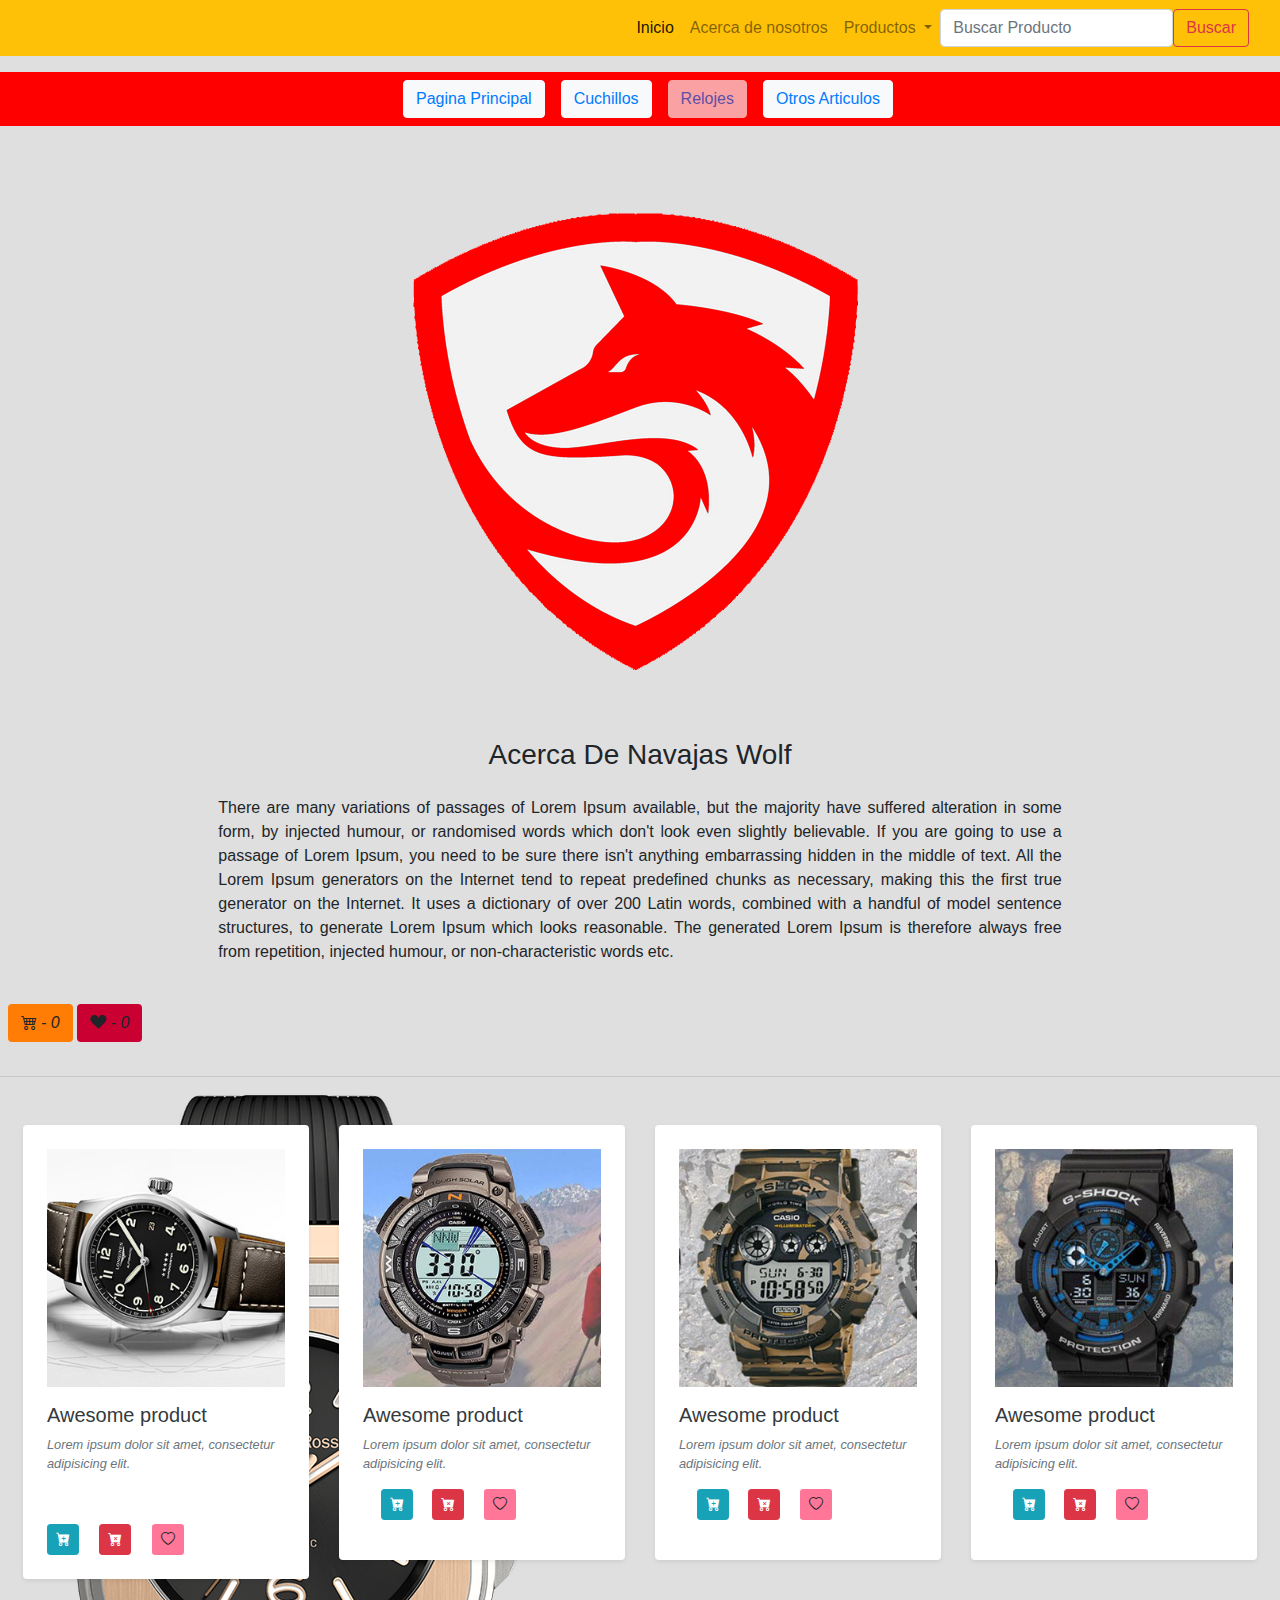
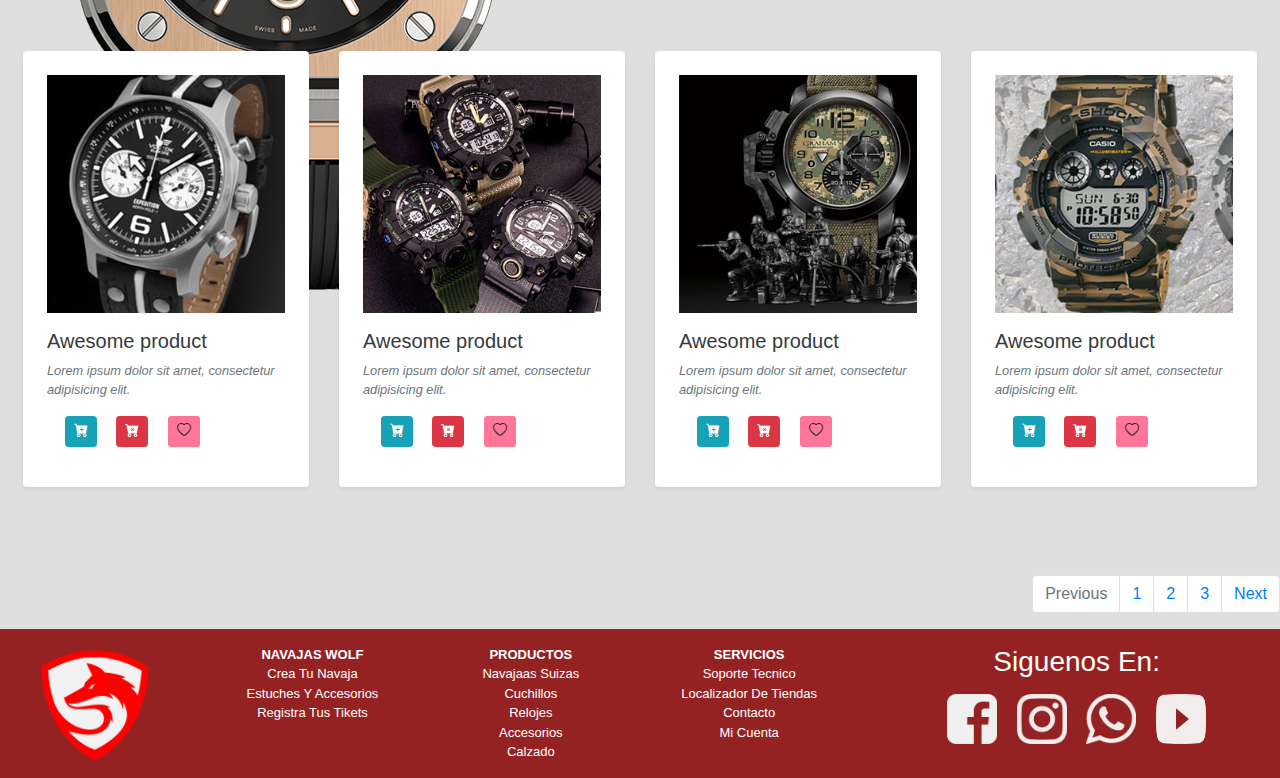
<file: tokei.html>
<!doctype html>
<html lang="es">
  <head>
    
    <meta charset="utf-8">
    <meta name="viewport" content="width=device-width, initial-scale=1, shrink-to-fit=no">
    <link rel="stylesheet" href="css/bootstrap.min.css">
    <link rel="stylesheet" href="css/style-nava.css">
    <link rel="stylesheet" href="https://cdn.jsdelivr.net/npm/bootstrap-icons@1.3.0/font/bootstrap-icons.css">

    <title>Relojes de Explorador</title>
  </head>
  <body>

    <!--NAVBAR-->
    <nav class="navbar navbar-expand-lg navbar-light bg-warning">
      <div class="container-fluid">
        <button class="navbar-toggler" type="button" data-bs-toggle="collapse" data-bs-target="#navbarSupportedContent" aria-controls="navbarSupportedContent" aria-expanded="false" aria-label="Toggle navigation">
          <span class="navbar-toggler-icon"></span>
        </button>
        <div class="collapse navbar-collapse" id="navbarSupportedContent">
          <ul class="navbar-nav ml-auto mb-2 mb-lg-0">
            <li class="nav-item">
              <a class="nav-link active" aria-current="page" href="#">Inicio</a>
            </li>
            <li class="nav-item">
              <a class="nav-link" href="#">Acerca de nosotros</a>
            </li>
            <li class="nav-item dropdown">
              <a class="nav-link dropdown-toggle" href="#" id="navbarDropdown" role="button" data-bs-toggle="dropdown" aria-expanded="false">
                Productos
              </a>
              <ul class="dropdown-menu" aria-labelledby="navbarDropdown">
                <li><a class="dropdown-item" href="#">Nuevo</a></li>
                <li><a class="dropdown-item" href="#">Lo más buscado</a></li>
                <li><hr class="dropdown-divider"></li>
                <li><a class="dropdown-item" href="#">Otros Artículos</a></li>
              </ul>
            </li>
          </ul>
              <form class="d-flex">
                  <input class="form-control me-2" type="searc" placeholder="Buscar Producto" aria-label="Search">
                  <button class="btn btn-outline-danger" type="submit">Buscar</button>
                </form>
        </div>
      </div>
    </nav>

    <div class="row justify-content-center mt-3" style="background-color: rgb(255, 0, 0);">

     
        <button type="button" class="btn btn-light d-inline-block mt-2 mb-2 ml-3" style=" color: rgb(104, 104, 104);"><a href="index.html" target="_blank">Pagina Principal</a></button>
        <button type="button" class="btn btn-light d-inline-block mt-2 mb-2 ml-3" style=" color: rgb(104, 104, 104);"><a href="...">Cuchillos</a></button>
        <button type="button" class="btn btn-light d-inline-block mt-2 mb-2 ml-3 disabled" style=" color: rgb(104, 104, 104);"><a href="...">Relojes</a></button>
        <button type="button" class="btn btn-light d-inline-block mt-2 mb-2 ml-3" style=" color:rgb(104, 104, 104);"><a href="...">Otros Articulos</a></button>
      </div>
    
    </div>

    <!--INFORMACIÓN-->
    <div class="row justify-content-center" style="margin-top: 5%;">
      
      <div class="col-md-6 col-10 col-lg-2">
        <img src="rec/emblema.png" class="rounded mx-auto d-block" style="height: 500px; width: 500px;" alt="">
      </div>
      <div class="col-md-3"></div>
    </div>
    
    <div class="row justify-content-center">

      <div class="col-8 mt-5">
        <h3 class="text-center text-capitalize mb-lg-0 mb-3">Acerca de Navajas Wolf</h3>
        <p class="text-justify lh-sm mt-4">There are many variations of passages of Lorem Ipsum available, but the majority have suffered alteration in some form, by injected humour, or randomised words which don't look even slightly believable. If you are going to use a passage of Lorem Ipsum, you need to be sure there isn't anything embarrassing hidden in the middle of text. All the Lorem Ipsum generators on the Internet tend to repeat predefined chunks as necessary, making this the first true generator on the Internet. It uses a dictionary of over 200 Latin words, combined with a handful of model sentence structures, to generate Lorem Ipsum which looks reasonable. The generated Lorem Ipsum is therefore always free from repetition, injected humour, or non-characteristic words etc.
        </p>
      </div>

      </div>

    </div>

    <div id="cuadro" style="height:100%;width:100%;position:absolute;"> <!--imagen animada-->
      <img src="rec/tokei-anim.png" alt="">
    </div>

    <!--BOTONES LISTA DE DESEOS Y CARRITO-->
    
    <div class="bloque-boton">
      <button type="button" class="btn boton-car btn-md mt-4" alt="Bolsa" id="display"><i class="bi bi-cart4"> - 0</i></button>
      <button type="button" class="btn boton-lista btn-md mt-4" alt="Lista de Deseos" id="corazon"><i class="bi bi-suit-heart-fill"> - 0</i></button>
    </div>
  

    <hr>

    <!--FILA 1 DE PRODUCTOS-->
  <div class="row pb-5 ml-2 mr-2 mb-4 mt-5 justify-content-center">
      <div class="col-xlg-2 col-lg-3 col-md-6 col-10 mb-4 mb-lg-0">
          <!-- Card-->
          <div class="card rounded shadow-sm border-0">
              <div class="card-body p-4"><img src="rec/g-subpag/toke (1).jpg" alt="" class="img-fluid d-block mx-auto mb-3">
                  <h5> <a href="#" class="text-dark">Awesome product</a></h5>
                  <p class="small text-muted font-italic">Lorem ipsum dolor sit amet, consectetur adipisicing elit.</p>
                  <ul class="list-inline small">
                      <li class="list-inline-item m-0"><i class="fa fa-star text-success"></i></li>
                      <li class="list-inline-item m-0"><i class="fa fa-star text-success"></i></li>
                      <li class="list-inline-item m-0"><i class="fa fa-star text-success"></i></li>
                      <li class="list-inline-item m-0"><i class="fa fa-star text-success"></i></li>
                      <li class="list-inline-item m-0"><i class="fa fa-star-o text-success"></i></li>
                  </ul>
                      <button type="button" class="btn btn-info btn-sm" data-bs-toggle="modal" data-bs-target="#m-agregar" id="incrementa"> <i class="bi bi-cart-plus-fill"></i></button>
                      <button type="button" class="btn btn-danger btn-sm mr-3 ml-3" data-bs-toggle="modal" data-bs-target="#m-quitar" id="disminuye"> <i class="bi bi-cart-x-fill"></i></button>
                      <button type="button" class="btn btn-sm" style="background-color: rgb(255, 118, 152);" id="a-corazon"> <i class="bi bi-heart"></i></button>
              </div>
          </div>
      </div>
      
      <div class="col-xlg-2 col-lg-3 col-md-6 col-10 mb-4 mb-lg-0">
          <!-- Card-->
          <div class="card rounded shadow-sm border-0">
              <div class="card-body p-4"><img src="rec/g-subpag/toke (2).jpg" alt="" class="img-fluid d-block mx-auto mb-3">
                  <h5> <a href="#" class="text-dark">Awesome product</a></h5>
                  <p class="small text-muted font-italic">Lorem ipsum dolor sit amet, consectetur adipisicing elit.</p>
                  <ul class="list-inline small">
                      <li class="list-inline-item m-0"><i class="fa fa-star text-success"></i></li>
                      <li class="list-inline-item m-0"><i class="fa fa-star text-success"></i></li>
                      <li class="list-inline-item m-0"><i class="fa fa-star text-success"></i></li>
                      <li class="list-inline-item m-0"><i class="fa fa-star-o text-success"></i></li>
                      <li class="list-inline-item m-0"><i class="fa fa-star-o text-success"></i></li>
                      <button type="button" class="btn btn-info btn-sm" data-bs-toggle="modal" data-bs-target="#m-agregar" id="incrementa"> <i class="bi bi-cart-plus-fill"></i></button>
                      <button type="button" class="btn btn-danger btn-sm mr-3 ml-3" data-bs-toggle="modal" data-bs-target="#m-quitar" id="disminuye"> <i class="bi bi-cart-x-fill"></i></button>
                      <button type="button" class="btn btn-sm" style="background-color: rgb(255, 118, 152);" id="a-corazon"> <i class="bi bi-heart"></i></button>
                  </ul>
              </div>
          </div>
      </div>
      
      <div class="col-xlg-2 col-lg-3 col-md-6 col-10 mb-4 mb-lg-0">
          <!-- Card-->
          <div class="card rounded shadow-sm border-0">
              <div class="card-body p-4"><img src="rec/g-subpag/toke (3).jpg" alt="" class="img-fluid d-block mx-auto mb-3">
                  <h5> <a href="#" class="text-dark">Awesome product</a></h5>
                  <p class="small text-muted font-italic">Lorem ipsum dolor sit amet, consectetur adipisicing elit.</p>
                  <ul class="list-inline small">
                      <li class="list-inline-item m-0"><i class="fa fa-star text-success"></i></li>
                      <li class="list-inline-item m-0"><i class="fa fa-star text-success"></i></li>
                      <li class="list-inline-item m-0"><i class="fa fa-star text-success"></i></li>
                      <li class="list-inline-item m-0"><i class="fa fa-star text-success"></i></li>
                      <li class="list-inline-item m-0"><i class="fa fa-star text-success"></i></li>
                      <button type="button" class="btn btn-info btn-sm" data-bs-toggle="modal" data-bs-target="#m-agregar" id="incrementa"> <i class="bi bi-cart-plus-fill"></i></button>
                      <button type="button" class="btn btn-danger btn-sm mr-3 ml-3" data-bs-toggle="modal" data-bs-target="#m-quitar" id="disminuye"> <i class="bi bi-cart-x-fill"></i></button>
                      <button type="button" class="btn btn-sm" style="background-color: rgb(255, 118, 152);" id="a-corazon"> <i class="bi bi-heart"></i></button>
                  </ul>
              </div>
          </div>
      </div>
      
      <div class="col-xlg-2 col-lg-3 col-md-6 col-10 mb-4 mb-lg-0">
          <!-- Card-->
          <div class="card rounded shadow-sm border-0">
              <div class="card-body p-4"><img src="rec/g-subpag/toke (4).jpg" alt="" class="img-fluid d-block mx-auto mb-3">
                  <h5> <a href="#" class="text-dark">Awesome product</a></h5>
                  <p class="small text-muted font-italic">Lorem ipsum dolor sit amet, consectetur adipisicing elit.</p>
                  <ul class="list-inline small">
                      <li class="list-inline-item m-0"><i class="fa fa-star text-success"></i></li>
                      <li class="list-inline-item m-0"><i class="fa fa-star text-success"></i></li>
                      <li class="list-inline-item m-0"><i class="fa fa-star text-success"></i></li>
                      <li class="list-inline-item m-0"><i class="fa fa-star text-success"></i></li>
                      <li class="list-inline-item m-0"><i class="fa fa-star-o text-success"></i></li>
                      <button type="button" class="btn btn-info btn-sm" data-bs-toggle="modal" data-bs-target="#m-agregar" id="incrementa"> <i class="bi bi-cart-plus-fill"></i></button>
                      <button type="button" class="btn btn-danger btn-sm mr-3 ml-3" data-bs-toggle="modal" data-bs-target="#m-quitar" id="disminuye"> <i class="bi bi-cart-x-fill"></i></button>
                      <button type="button" class="btn btn-sm" style="background-color: rgb(255, 118, 152);" id="a-corazon"> <i class="bi bi-heart"></i></button>
                  </ul>
              </div>
          </div>
      </div>
  </div>


  <!-- Modal-AGREGAR -->
  <div class="modal fade" id="m-agregar" tabindex="-1" aria-labelledby="exampleModalLabel" aria-hidden="true">
  <div class="modal-dialog">
    <div class="modal-content">
      <div class="modal-header" style="background-color: rgb(151, 224, 253);">
        <h5 class="modal-title" id="exampleModalLabel">¡Has agregado un producto!</h5>
      </div>
      <div class="modal-body">
        Se ha agregado tu producto correctamente, si quieres eliminarlo, pulsa el boton de eliminar producto o da click en <i class="bi bi-cart-x-fill"></i> 
      </div>
      <div class="modal-footer" style="background-color: rgb(151, 224, 253);">
        <button type="button" class="btn btn-success" data-bs-dismiss="modal">Entendido</button>
      </div>
    </div>
  </div>
  </div>

  <!-- Modal-QUITAR -->
  <div class="modal fade" id="m-quitar" tabindex="-1" aria-labelledby="exampleModalLabel" aria-hidden="true">
    <div class="modal-dialog">
      <div class="modal-content">
        <div class="modal-header" style="background-color: rgb(255, 177, 60);">
          <h5 class="modal-title" id="exampleModalLabel">¡Has retirado un producto!</h5>
        </div>
        <div class="modal-body">
          Se ha eliminado tu producto correctamente, si quieres agregar algun otro, pulsa el boton de eliminar producto o da click en <i class="bi bi-cart-plus-fill"></i> 
        </div>
        <div class="modal-footer" style="background-color: rgb(255, 177, 60);">
          <button type="button" class="btn btn-success" data-bs-dismiss="modal">Entendido</button>
        </div>
      </div>
    </div>
  </div>



  <!--FILA 2 DE PRODUCTOS-->
  <div class="row pb-5 mb-4 ml-2 mr-2 justify-content-center">
    <div class="col-xlg-2 col-lg-3 col-md-6 col-10 mb-4 mb-lg-0">
        <!-- Card-->
        <div class="card rounded shadow-sm border-0">
            <div class="card-body p-4"><img src="rec/g-subpag/toke (5).jpg" alt="" class="img-fluid d-block mx-auto mb-3">
                <h5> <a href="#" class="text-dark">Awesome product</a></h5>
                <p class="small text-muted font-italic">Lorem ipsum dolor sit amet, consectetur adipisicing elit.</p>
                <ul class="list-inline small">
                    <li class="list-inline-item m-0"><i class="fa fa-star text-success"></i></li>
                    <li class="list-inline-item m-0"><i class="fa fa-star text-success"></i></li>
                    <li class="list-inline-item m-0"><i class="fa fa-star text-success"></i></li>
                    <li class="list-inline-item m-0"><i class="fa fa-star text-success"></i></li>
                    <li class="list-inline-item m-0"><i class="fa fa-star-o text-success"></i></li>
                    <button type="button" class="btn btn-info btn-sm" data-bs-toggle="modal" data-bs-target="#m-agregar" id="incrementa"> <i class="bi bi-cart-plus-fill"></i></button>
                    <button type="button" class="btn btn-danger btn-sm mr-3 ml-3" data-bs-toggle="modal" data-bs-target="#m-quitar" id="disminuye"> <i class="bi bi-cart-x-fill"></i></button>
                    <button type="button" class="btn btn-sm" style="background-color: rgb(255, 118, 152);" id="a-corazon"> <i class="bi bi-heart"></i></button>
            </div>
        </div>
    </div>
    
    <div class="col-xlg-2 col-lg-3 col-md-6 col-10 mb-4 mb-lg-0">
        <!-- Card-->
        <div class="card rounded shadow-sm border-0">
            <div class="card-body p-4"><img src="rec/g-subpag/toke (6).jpg" alt="" class="img-fluid d-block mx-auto mb-3">
                <h5> <a href="#" class="text-dark">Awesome product</a></h5>
                <p class="small text-muted font-italic">Lorem ipsum dolor sit amet, consectetur adipisicing elit.</p>
                <ul class="list-inline small">
                    <li class="list-inline-item m-0"><i class="fa fa-star text-success"></i></li>
                    <li class="list-inline-item m-0"><i class="fa fa-star text-success"></i></li>
                    <li class="list-inline-item m-0"><i class="fa fa-star text-success"></i></li>
                    <li class="list-inline-item m-0"><i class="fa fa-star-o text-success"></i></li>
                    <li class="list-inline-item m-0"><i class="fa fa-star-o text-success"></i></li>
                    <button type="button" class="btn btn-info btn-sm" data-bs-toggle="modal" data-bs-target="#m-agregar" id="incrementa"> <i class="bi bi-cart-plus-fill"></i></button>
                    <button type="button" class="btn btn-danger btn-sm mr-3 ml-3" data-bs-toggle="modal" data-bs-target="#m-quitar" id="disminuye"> <i class="bi bi-cart-x-fill"></i></button>
                    <button type="button" class="btn btn-sm" style="background-color: rgb(255, 118, 152);" id="a-corazon"> <i class="bi bi-heart"></i></button>
                </ul>
            </div>
        </div>
    </div>
    
    <div class="col-xlg-2 col-lg-3 col-md-6 col-10 mb-4 mb-lg-0">
        <!-- Card-->
        <div class="card rounded shadow-sm border-0">
            <div class="card-body p-4"><img src="rec/g-subpag/toke (7).jpg" alt="" class="img-fluid d-block mx-auto mb-3">
                <h5> <a href="#" class="text-dark">Awesome product</a></h5>
                <p class="small text-muted font-italic">Lorem ipsum dolor sit amet, consectetur adipisicing elit.</p>
                <ul class="list-inline small">
                    <li class="list-inline-item m-0"><i class="fa fa-star text-success"></i></li>
                    <li class="list-inline-item m-0"><i class="fa fa-star text-success"></i></li>
                    <li class="list-inline-item m-0"><i class="fa fa-star text-success"></i></li>
                    <li class="list-inline-item m-0"><i class="fa fa-star text-success"></i></li>
                    <li class="list-inline-item m-0"><i class="fa fa-star text-success"></i></li>
                    <button type="button" class="btn btn-info btn-sm" data-bs-toggle="modal" data-bs-target="#m-agregar" id="incrementa"> <i class="bi bi-cart-plus-fill"></i></button>
                    <button type="button" class="btn btn-danger btn-sm mr-3 ml-3" data-bs-toggle="modal" data-bs-target="#m-quitar" id="disminuye"> <i class="bi bi-cart-x-fill"></i></button>
                    <button type="button" class="btn btn-sm" style="background-color: rgb(255, 118, 152);" id="a-corazon"> <i class="bi bi-heart"></i></button>
                </ul>
            </div>
        </div>
    </div>
    
    <div class="col-xlg-2 col-lg-3 col-md-6 col-10 mb-4 mb-lg-3">
      
        <!-- Card-->
        <div class="card rounded shadow-sm border-0">
            <div class="card-body p-4"><img src="rec/g-subpag/toke (3).jpg" alt="" class="img-fluid d-block mx-auto mb-3">
                <h5> <a href="#" class="text-dark">Awesome product</a></h5>
                <p class="small text-muted font-italic">Lorem ipsum dolor sit amet, consectetur adipisicing elit.</p>
                <ul class="list-inline small">
                    <li class="list-inline-item m-0"><i class="fa fa-star text-success"></i></li>
                    <li class="list-inline-item m-0"><i class="fa fa-star text-success"></i></li>
                    <li class="list-inline-item m-0"><i class="fa fa-star text-success"></i></li>
                    <li class="list-inline-item m-0"><i class="fa fa-star text-success"></i></li>
                    <li class="list-inline-item m-0"><i class="fa fa-star-o text-success"></i></li>
                    <button type="button" class="btn btn-info btn-sm" data-bs-toggle="modal" data-bs-target="#m-agregar" id="incrementa"> <i class="bi bi-cart-plus-fill"></i></button>
                    <button type="button" class="btn btn-danger btn-sm mr-3 ml-3" data-bs-toggle="modal" data-bs-target="#m-quitar" id="disminuye"> <i class="bi bi-cart-x-fill"></i></button>
                    <button type="button" class="btn btn-sm" style="background-color: rgb(255, 118, 152);" id="a-corazon"> <i class="bi bi-heart"></i></button>
                </ul>
            </div>
        </div>
    </div>
  </div>

<!--PAGINAS-->
<nav aria-label="Page navigation example">
  <ul class="pagination justify-content-end mt-3 mb-3">
    <li class="page-item disabled">
      <a class="page-link" href="#" tabindex="-1" aria-disabled="true">Previous</a>
    </li>
    <li class="page-item"><a class="page-link" href="#">1</a></li>
    <li class="page-item"><a class="page-link" href="#">2</a></li>
    <li class="page-item"><a class="page-link" href="#">3</a></li>
    <li class="page-item">
      <a class="page-link" href="#">Next</a>
    </li>
  </ul>
</nav>


    <!-- Option 1: jQuery and Bootstrap Bundle (includes Popper) -->
    <!--<script src="https://code.jquery.com/jquery-3.5.0.js"></script>
    <script src="https://code.jquery.com/jquery-3.5.1.slim.min.js" integrity="sha384-DfXdz2htPH0lsSSs5nCTpuj/zy4C+OGpamoFVy38MVBnE+IbbVYUew+OrCXaRkfj" crossorigin="anonymous"></script>
    <script src="js/bootstrap.bundle.min.js" integrity="sha384-ho+j7jyWK8fNQe+A12Hb8AhRq26LrZ/JpcUGGOn+Y7RsweNrtN/tE3MoK7ZeZDyx" crossorigin="anonymous"></script>
    -->
    <script src="https://cdn.jsdelivr.net/npm/bootstrap@5.0.0-beta1/dist/js/bootstrap.bundle.min.js"  ></script>
    <script src="https://ajax.googleapis.com/ajax/libs/jquery/3.5.1/jquery.min.js"></script>
 

<script> 
  


  $(document).scroll(function(){  /*Esta funcion hace que se desplace a la derecha*/
  
      if($(this).scrollTop() > 800){
        $("#cuadro").css({left: '900px', transition: 'all 1s ease-out'});
      }else{
        $("#cuadro").css({left: '0px', transition: 'all 1s ease-out'});
      }


     /* if($(this).scrollTop() >1000){
        $("#cuadro").animate({right: '400px'});
      }*/
      console.log($(this).scrollTop());
  });


  
       /*Esta funcion hace que se desplace a la izquierda*/
 /*  $(window).scroll(function(){  
  
      if($(this).scrollTop() =5500){
        $("#cuadro-2").animate({left: '300px'});
      }

  }); */

 /*funcion PARA EL CONTADOR*/  

var i = 0;
 $('#incrementa').click(function(){ 
       
    if (i < 20 ) { /*Cambiar el >= 0 por < 10 si quieres limitar el incremento*/
            i++;
        } else if (i = i) {
            i = 0;
        }
        document.getElementById("display").innerHTML = i;
 })

 $('#disminuye').click(function(){ 
 
  if (i > 0) {--i;} 
        document.getElementById("display").innerHTML = i;
 })

 /*funcion PARA LISTA DE DESEOS*/  
 var e = 0;
 $('#a-corazon').click(function(){        
    e++;
    document.getElementById("corazon").innerHTML = e < 20 ? e : 0;
 })

  </script>
    
  </body>

  <footer class="foot">
    <div class="row">

      <div class="col-lg-2 col-12 mt-3">
        <img src="rec/emblema.png" style="height: 120px; width: 120px;" alt="">
      </div>

      <ul class="col-lg-2 col-4 list-unstyled mt-3">
        <li class="font-weight-bold text-uppercase">navajas wolf</li>
        <li><a href="#" class="text-reset text-capitalize">Crea tu navaja</a></li>
        <li><a href="#" class="text-reset text-capitalize">Estuches y accesorios</a></li>
        <li><a href="#" class="text-reset text-capitalize">Registra tus tikets</a></li>
      </ul>

      <ul class="col-lg-2 col-4 list-unstyled mt-3">
        <li class="font-weight-bold text-uppercase">productos</li>
        <li><a href="#" class="text-reset text-capitalize">navajaas suizas</a></li>
        <li><a href="#" class="text-reset text-capitalize">cuchillos</a></li>
        <li><a href="#" class="text-reset text-capitalize">relojes</a></li>
        <li><a href="#" class="text-reset text-capitalize">accesorios</a></li>
        <li><a href="#" class="text-reset text-capitalize">calzado</a></li>
      </ul>

      <ul class="col-lg-2 col-4 list-unstyled mt-3">
        <li class="font-weight-bold text-uppercase">servicios</li>
        <li><a href="#" class="text-reset text-capitalize">soporte tecnico</a></li>
        <li><a href="#" class="text-reset text-capitalize">localizador de tiendas</a></li>
        <li><a href="#" class="text-reset text-capitalize">contacto</a></li>
        <li><a href="#" class="text-reset text-capitalize">mi cuenta</a></li>
      </ul>



      <div class="col-lg-4 col-12 mt-3 mb-lg-0 mb-5">
        <h3 class="text-capitalize mb-lg-3 mb-5">siguenos en:</h3>
        <a href="https://www.facebook.com/" target="_blank"><img src="rec/logo-face.png" class="ml-2 mr-2" style="height: 50px; width: 50px;" alt=""></a>
        <a href="https://www.instagram.com/" target="_blank"><img src="rec/logo-insta.png" class="ml-2 mr-2" style="height: 50px; width: 50px;" alt=""></a>
        <a href="https://www.whatsapp.com/" target="_blank"><img src="rec/logo-wats.png" class="ml-2 mr-2" style="height: 50px; width: 50px;" alt=""></a>
        <a href="https://www.youtube.com/" target="_blank"><img src="rec/logo-yout.png" class="ml-2 mr-2" style="height: 50px; width: 50px;" alt=""></a>
        
      </div>

    </div>

</html>
</file>
<file: css/style-nava.css>
body {
    background-color: rgb(223, 223, 223);
  }

  .carousel-inner{
    height: 40%;
    width: 100%;
 }


.boton-car{
  background-color: rgb(255, 125, 4); 
}

.boton-lista{
  background-color: rgb(202, 0, 51);
}

 .foot{
  background-color: rgba(136, 0, 0, 0.849);
  color: white;
  text-align: center;
  font-family: 'Lucida Sans', 'Lucida Sans Regular', 'Lucida Grande', 'Lucida Sans Unicode', Geneva, Verdana, sans-serif;
  font-size: small;
}

.bloque-boton{
  height: 80px;
  width: 150px;
  background-color: transparent;
  justify-content: center;
  text-align: center;
}
</file>
<file: css/style-control.css>
.title-nav{
  font-size: 24px;
  font-style: italic;
}

.icono{
  background-color: rgb(207, 207, 207); 
  border-radius: 50%; 
  padding: 4px;
  width: 50px;
  height: 50px;
  justify-self: end;
}

.t-correo{
  background-color: rgb(219, 219, 219);
  padding: 2px;
  border-radius: 3px;
  height: 50px;
}

.parra-card{
  font-size: 14px;
  color: rgb(0, 113, 117);
  font-family: 'Segoe UI', Tahoma, Geneva, Verdana, sans-serif;
  text-align: center;
  font-style: italic;
}

.parra-info{
  font-size: 15px;
  color: rgb(255, 4, 4);
  font-family: 'Segoe UI', Tahoma, Geneva, Verdana, sans-serif;
  text-align: center;
  font-style: italic;
}

.card-ch{
  background-color: rgb(252, 255, 238);
  height: 160px;
  width: 250px;
  border-radius: 3px;
}

@media only screen and (min-width:1009px ) and (max-width:1390px){

  .iconos-t{
    color: rgb(158, 15, 4) !important;
    font-size: 30px !important;
  }

  .card-ch{
    background-color: rgb(252, 255, 238);
    height: 180px;
    width: 250px;
    border-radius: 3px;
  }

}

.iconos-t{
  color: rgb(4, 168, 4);
  font-size: 3rem;
}

.parra-entrega{
  display: inline;
  font-style: italic;
  color: #32b100;
  padding-left: 40%;
}

.parra-rech{
  display: inline;
  font-style: italic;
  color: #b10000;
  padding-left: 40%;
}

.foot{
  background-color: rgba(136, 0, 0, 0.849);
  color: white;
  text-align: center;
  font-family: 'Lucida Sans', 'Lucida Sans Regular', 'Lucida Grande', 'Lucida Sans Unicode', Geneva, Verdana, sans-serif;
  font-size: small;
}




/* BARRAS EN CIRCULO */
.progress-circle {
  position: relative;
  width: 180px;
  height: 180px;
  border-radius: 50%;
  margin:20px;
  background:#ccc;
}

.progress-circle > span {
  position: absolute;
  width: 100%;
  z-index: 1;
  left: 0;
  top: 0;
  line-height: 180px;
  font-size: 42px;
  color: #cccccc;
  display: block;
  text-align: center;
}
.progress-circle:after {
  position: absolute;
  top: 15px;
  left: 15px;
  display: block;
  content: " ";
  border-radius: 50%;
  background-color: #fff;
  width: 150px;
  height: 150px;
}
.progress-circle .slice {
  position: absolute;
  width: 200px;
  height: 200px;
  clip: rect(0, 180px, 180px, 90px);
}

.progress-circle.full-circle .slice {
  clip: rect(0px, 180px, 180px, 0px);
}

.progress-circle .bar,
.progress-circle.full-circle .fill {
  position: absolute;
  border: 15px solid #00ff6a;
  width: 180px;
  height: 180px;
  clip: rect(0, 90px, 180px, 0);
  border-radius: 50%;
}

.progress-circle.full-circle .bar:after,
.progress-circle.full-circle .fill {
  -webkit-transform: rotate(180deg);
  transform: rotate(180deg);
}


/* CALENDARIO*/
table {
	border-collapse: collapse;
	border-spacing: 0;
}

td {
	padding: 0;
}

.container {
  left: 50%;
  position: fixed;
  top: 50%;
  transform: translate(-50%, -50%);
}

.calendar-container {
	position: relative;
	width: 450px;
}

.calendar-container header {
	border-radius: 1em 1em 0 0;
	background: #e66b6b;
	color: #fff;
	padding: 3em 2em;
}

.day {
	font-size: 8em;
	font-weight: 900;
	line-height: 1em;
}

.month {
	font-size: 4em;
	line-height: 1em;
	text-transform: lowercase;
}

.calendar {
	background: #fff;
	border-radius: 0 0 1em 1em;
	-webkit-box-shadow: 0 2px 1px rgba(0, 0, 0, .2), 0 3px 1px #fff;
	box-shadow: 0 2px 1px rgba(0, 0, 0, .2), 0 3px 1px #fff;
	color: #555;
	display: inline-block;
	padding: 2em;
}

.calendar thead {
	color: #e66b6b;
	font-weight: 700;
	text-transform: uppercase;
}

.calendar td {
	padding: .5em 1em;
	text-align: center;
}

.calendar tbody td:hover {
	background: #cacaca;
	color: #fff;
}

.current-day {
	color: #e66b6b;
}

.prev-month,
.next-month {
	color: #cacaca;
}

.ring-left,
.ring-right {
	position: absolute;
	top: 230px;
}

.ring-left { left: 2em; }
.ring-right { right: 2em; }

.ring-left:before,
.ring-left:after,
.ring-right:before,
.ring-right:after {
	background: #fff;
	border-radius: 4px;
	-webkit-box-shadow: 0 3px 1px rgba(0, 0, 0, .3), 0 -1px 1px rgba(0, 0, 0, .2);
	box-shadow: 0 3px 1px rgba(0, 0, 0, .3), 0 -1px 1px rgba(0, 0, 0, .2);
	content: "";
	display: inline-block;
	margin: 8px;
	height: 32px;
	width: 8px;
}
</file>
